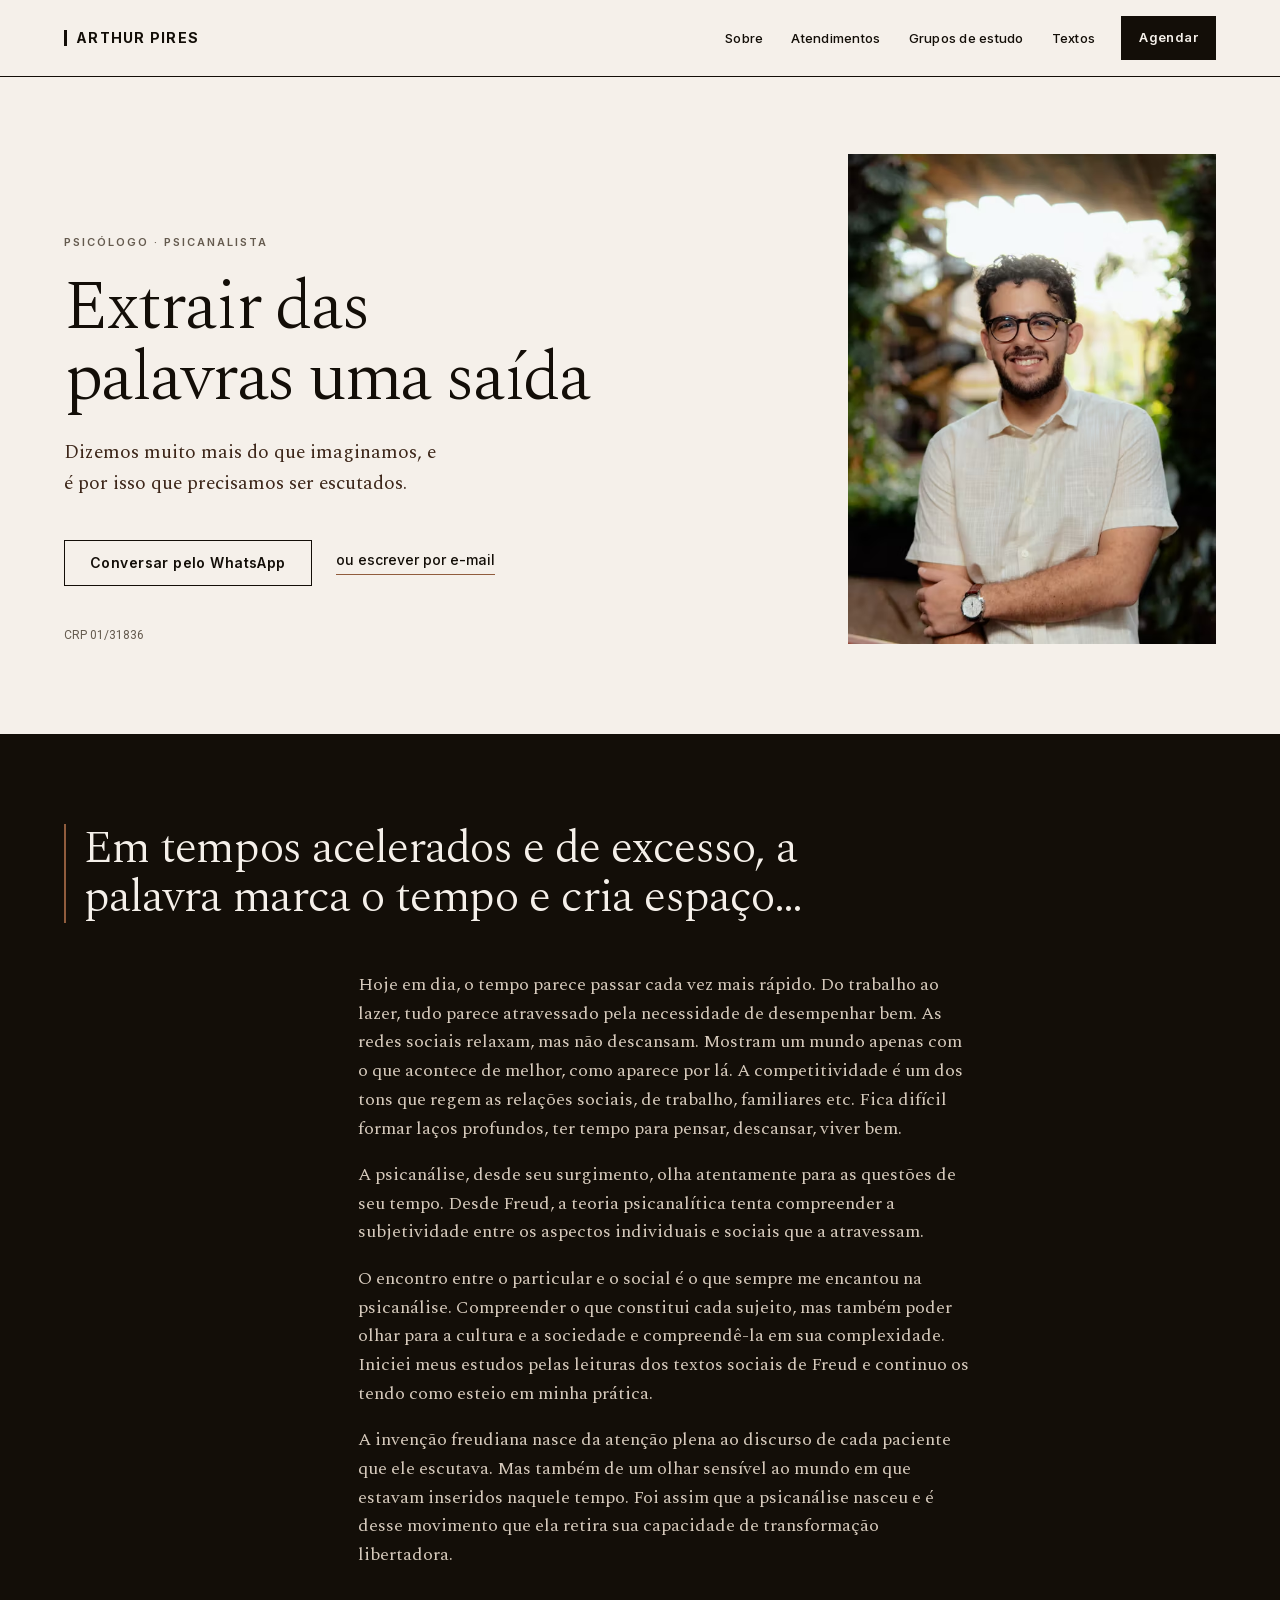
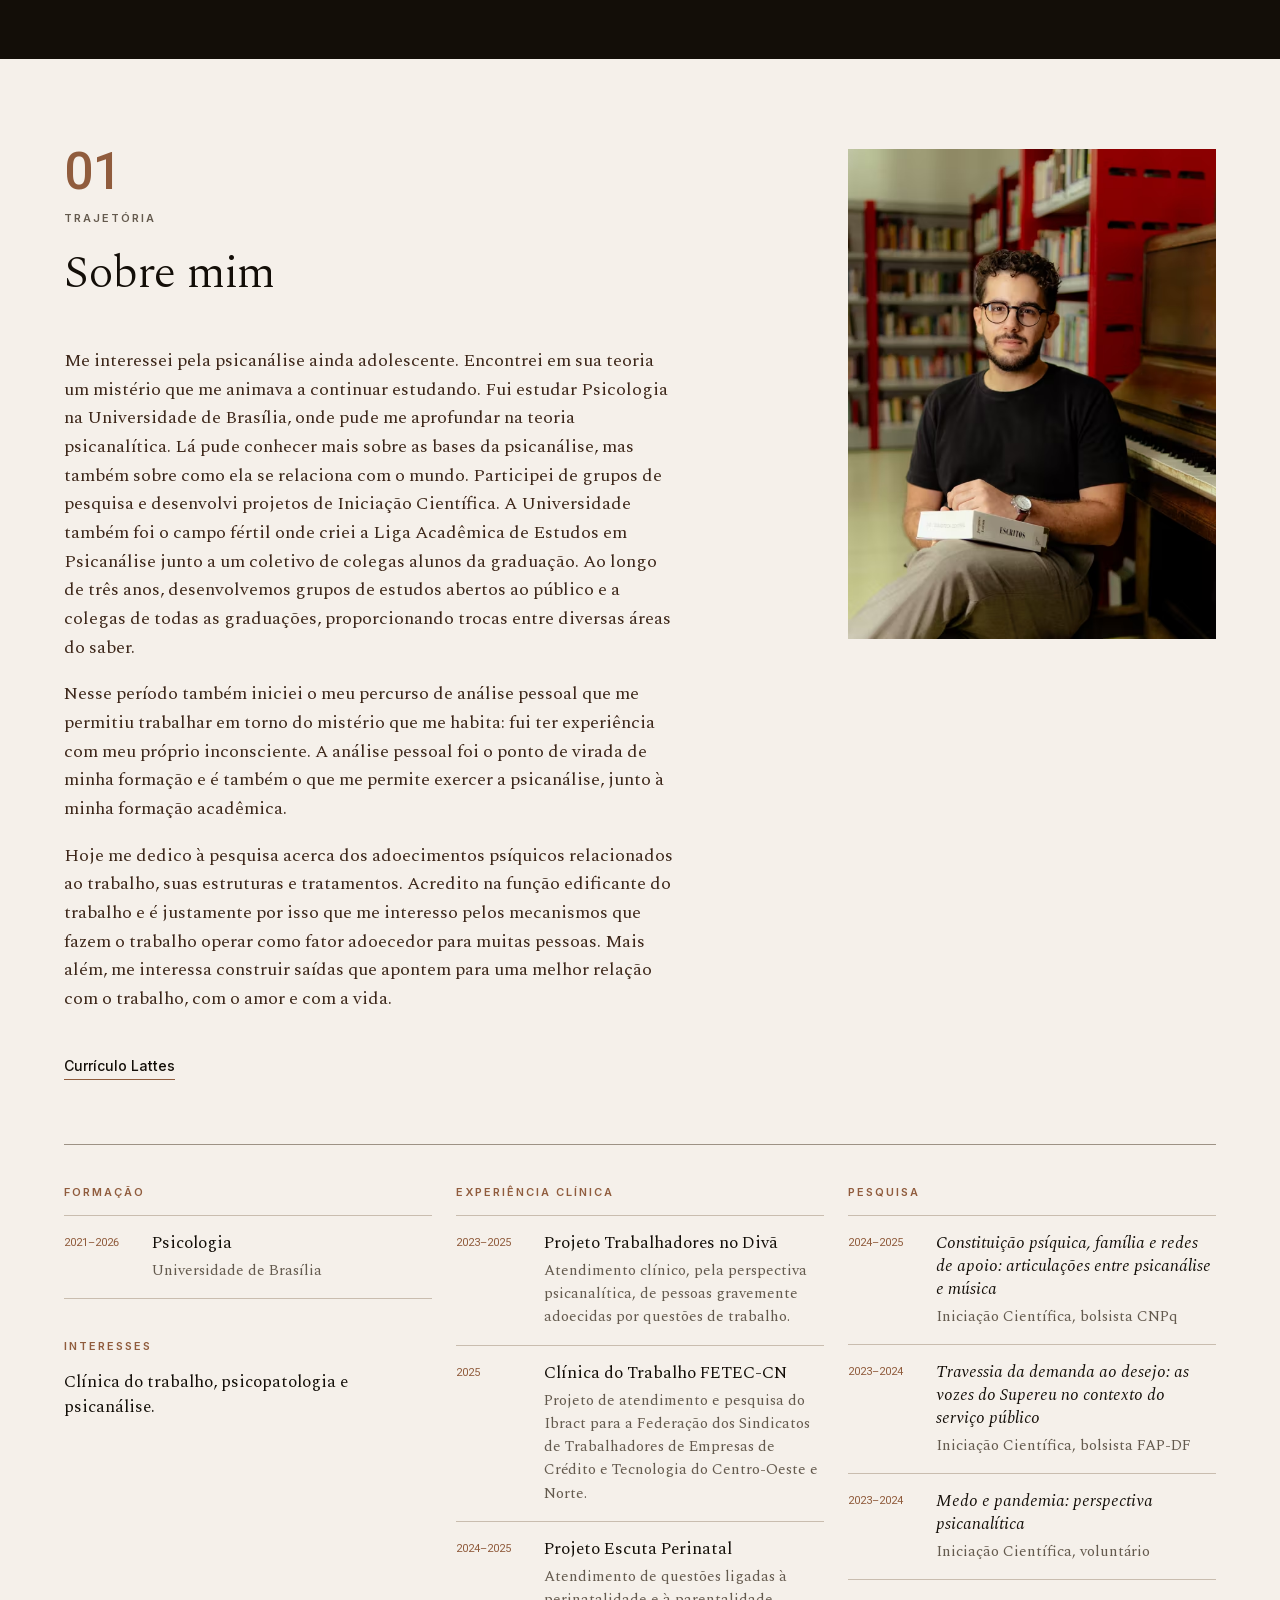
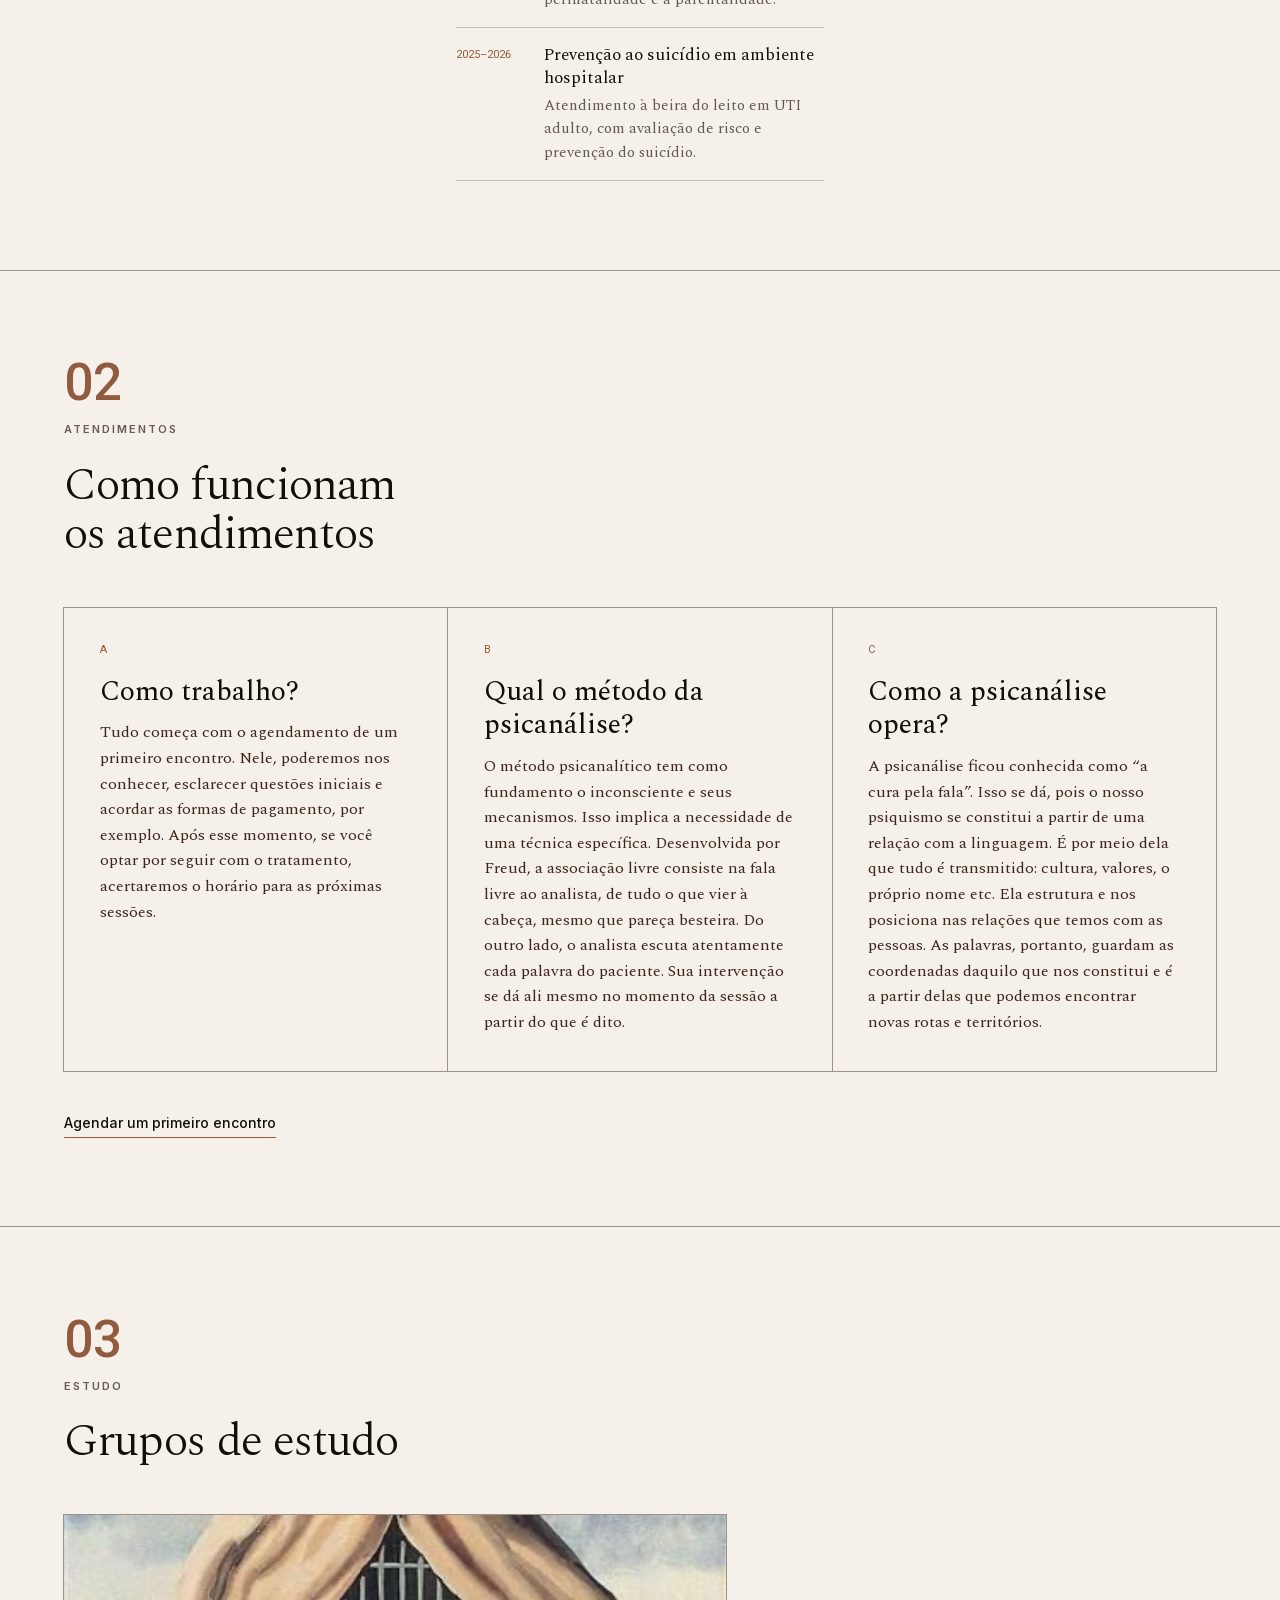
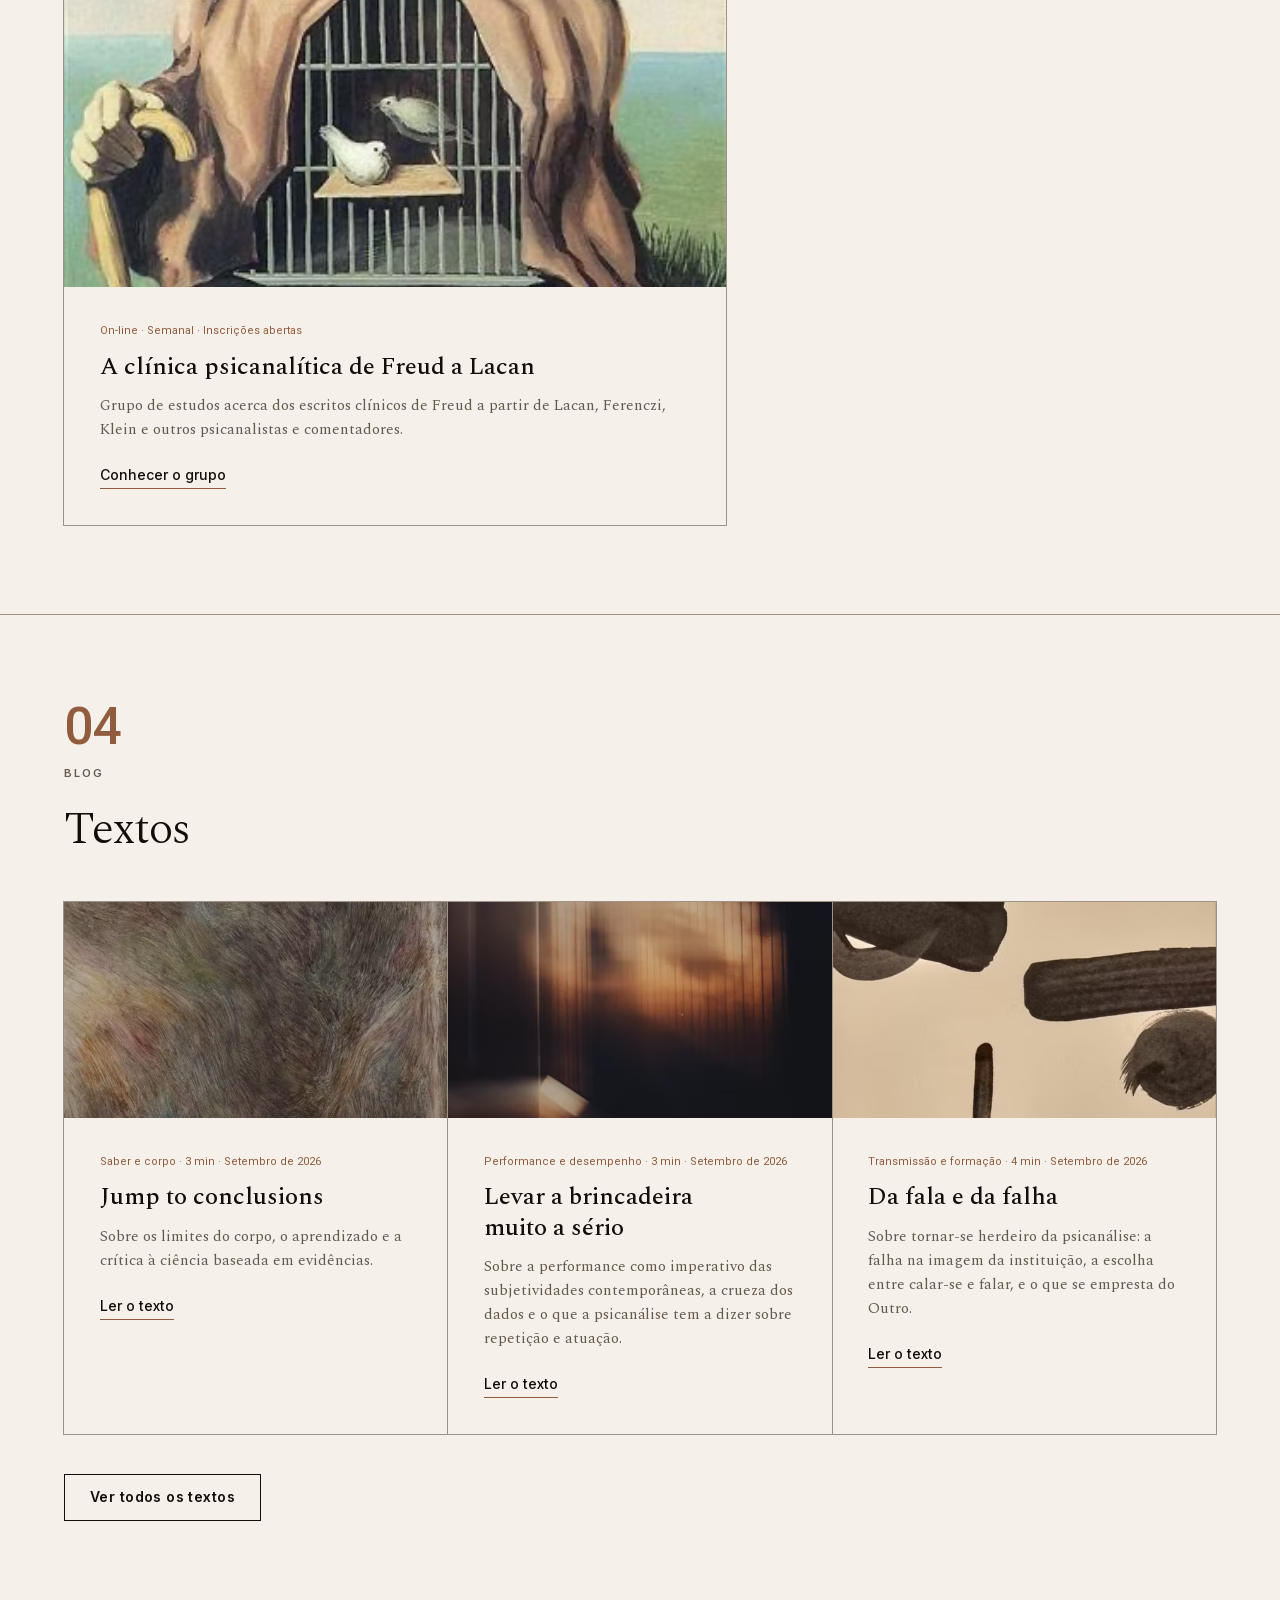
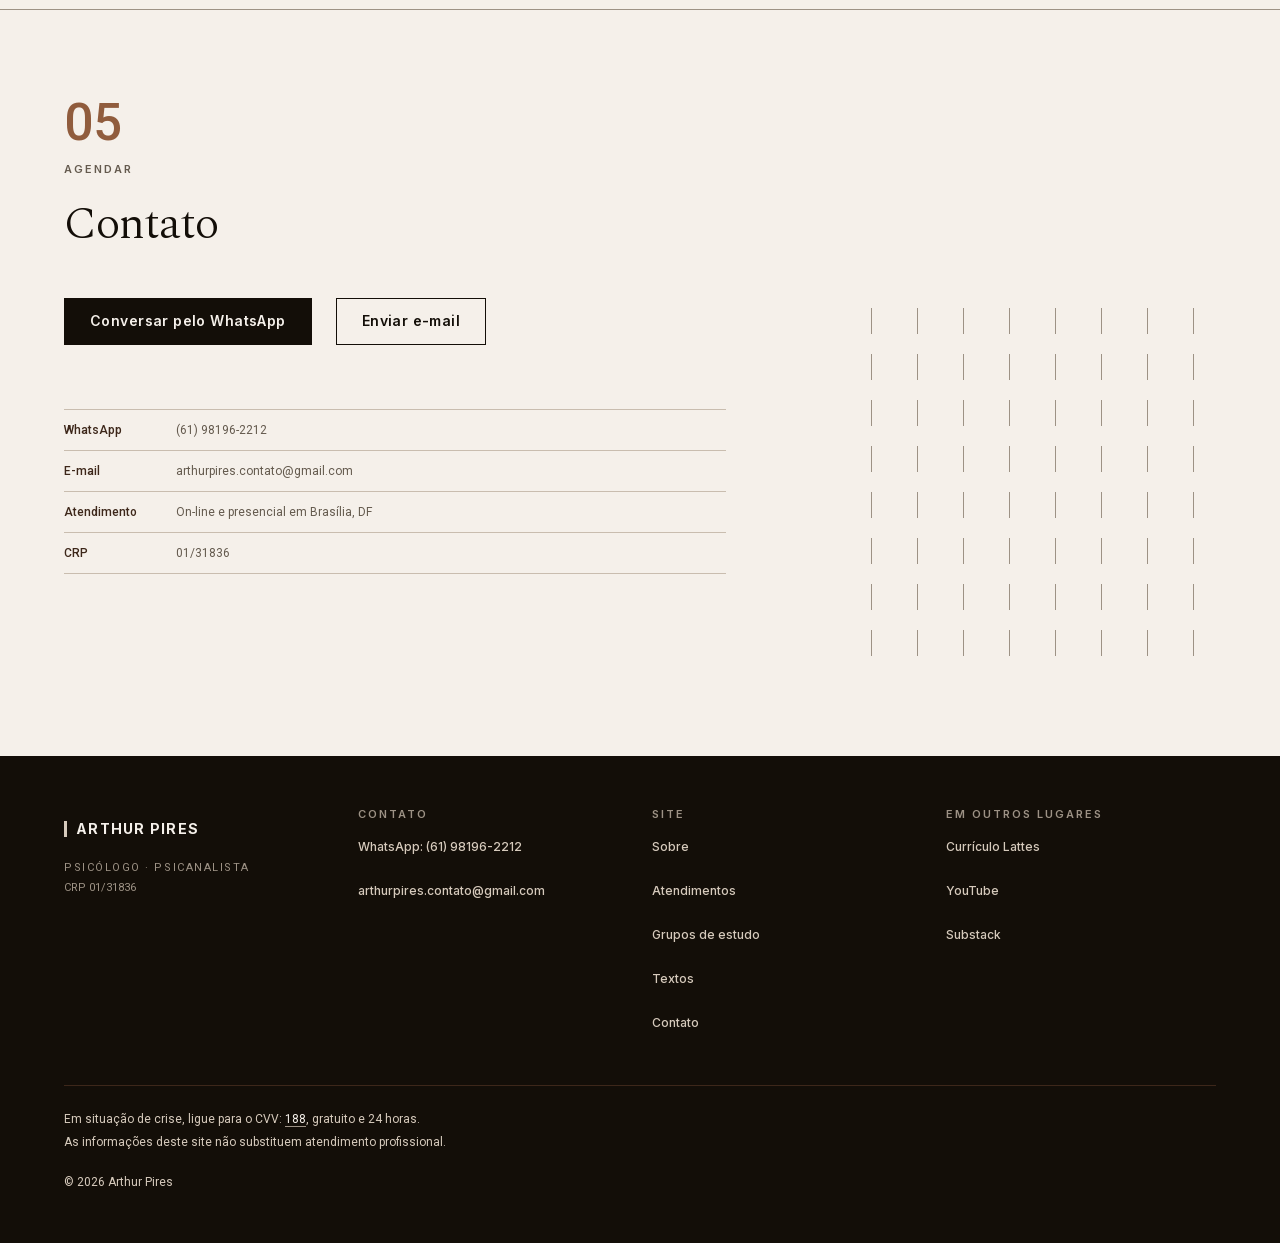
<file: arthurpires-public_html/index.html>
<!DOCTYPE html>
<html lang="pt-BR">
<head>
<meta charset="utf-8">
<meta name="viewport" content="width=device-width, initial-scale=1">
<title>Arthur Pires · Psicólogo e psicanalista</title>
<meta name="description" content="Arthur Pires, psicólogo e psicanalista. Atendimento on-line e presencial em Brasília, DF.">
<meta name="theme-color" content="#F5F0EA">
<meta property="og:type" content="website">
<meta property="og:locale" content="pt_BR">
<meta property="og:site_name" content="Arthur Pires">
<meta property="og:title" content="Arthur Pires · Psicólogo e psicanalista">
<meta property="og:description" content="Arthur Pires, psicólogo e psicanalista. Atendimento on-line e presencial em Brasília, DF.">
<link rel="canonical" href="https://arthurpires.com.br/">
<meta property="og:url" content="https://arthurpires.com.br/">
<meta property="og:image" content="https://arthurpires.com.br/assets/img/compartilhamento.jpg">
<meta property="og:image:width" content="1200">
<meta property="og:image:height" content="630">
<meta property="og:image:alt" content="Retrato de Arthur Pires em luz natural">
<script>addEventListener("pagereveal",function(e){e.viewTransition&&e.viewTransition.ready.catch(function(){})})</script>
<link rel="icon" href="favicon.svg" type="image/svg+xml">
<link rel="preload" href="assets/fontes/spectral-latin-300.woff2" as="font" type="font/woff2" crossorigin>
<link rel="preload" href="assets/fontes/spectral-latin-400.woff2" as="font" type="font/woff2" crossorigin>
<link rel="stylesheet" href="assets/css/estilo.css?v=9">
<script src="assets/js/site.js?v=9" defer></script>
</head>
<body>
<a class="pular" href="#conteudo">Pular para o conteúdo</a>
<header class="cabecalho">
  <div class="contenedor cabecalho__linha">
    <a class="assinatura" href="./"><span class="assinatura__marca"><span class="assinatura__barra" aria-hidden="true"></span><span class="assinatura__nome">Arthur Pires</span></span><span class="visualmente-oculto">, página inicial</span></a>
    <nav class="navegacao" aria-label="Principal">
      <button class="navegacao__botao" type="button" aria-expanded="false" aria-controls="menu-links" hidden>Menu</button>
      <ul class="navegacao__links" id="menu-links" role="list">
        <li><a href="#sobre">Sobre</a></li>
        <li><a href="#atendimentos">Atendimentos</a></li>
        <li><a href="#grupos">Grupos de estudo</a></li>
        <li><a href="textos/">Textos</a></li>
      </ul>
    </nav>
    <a class="botao botao--primario botao--compacto" href="#contato">Agendar</a>
  </div>
</header>
<main id="conteudo">
  <section class="secao hero" id="inicio" aria-labelledby="titulo-hero">
    <div class="contenedor grade">
      <div class="hero__texto col-texto">
        <p class="rotulo">Psicólogo · Psicanalista</p>
        <h1 class="hero__titulo" id="titulo-hero">Extrair das palavras uma saída</h1>
        <p class="hero__paragrafo">Dizemos muito mais do que imaginamos, e é por isso que precisamos ser escutados.</p>
        <div class="acoes">
          <a class="botao botao--secundario" href="https://wa.me/5561981962212">Conversar pelo WhatsApp</a>
          <a class="ligacao" href="mailto:arthurpires.contato@gmail.com">ou escrever por e-mail</a>
        </div>
        <p class="hero__registro registro"><abbr title="Conselho Regional de Psicologia">CRP</abbr> 01/31836</p>
      </div>
      <div class="hero__foto col-imagem">
      <picture class="foto foto--hero">
        <source type="image/avif" srcset="assets/img/retratos/hero-600.avif 600w, assets/img/retratos/hero-900.avif 900w, assets/img/retratos/hero-1200.avif 1200w" sizes="(min-width: 1400px) 408px, (min-width: 900px) 30vw, (min-width: 600px) 62vw, 100vw">
        <img src="assets/img/retratos/hero-900.jpg" srcset="assets/img/retratos/hero-600.jpg 600w, assets/img/retratos/hero-900.jpg 900w, assets/img/retratos/hero-1200.jpg 1200w" sizes="(min-width: 1400px) 408px, (min-width: 900px) 30vw, (min-width: 600px) 62vw, 100vw" width="900" height="1200" alt="Retrato de Arthur Pires em luz natural" fetchpriority="high" decoding="async">
      </picture>
      </div>
    </div>
  </section>
  <section class="faixa escuro" id="reflexao" aria-labelledby="titulo-reflexao">
    <div class="contenedor grade">
      <div class="faixa__cabecalho col-titulo">
        <h2 class="faixa__titulo" id="titulo-reflexao">Em tempos acelerados e de excesso, a palavra marca o tempo e cria espaço…</h2>
      </div>
      <div class="faixa__corpo corpo-l col-corpo">
        <p>Hoje em dia, o tempo parece passar cada vez mais rápido. Do trabalho ao lazer, tudo parece atravessado pela necessidade de desempenhar bem. As redes sociais relaxam, mas não descansam. Mostram um mundo apenas com o que acontece de melhor, como aparece por lá. A competitividade é um dos tons que regem as relações sociais, de trabalho, familiares etc. Fica difícil formar laços profundos, ter tempo para pensar, descansar, viver bem.</p>
        <p>A psicanálise, desde seu surgimento, olha atentamente para as questões de seu tempo. Desde Freud, a teoria psicanalítica tenta compreender a subjetividade entre os aspectos individuais e sociais que a atravessam.</p>
        <p>O encontro entre o particular e o social é o que sempre me encantou na psicanálise. Compreender o que constitui cada sujeito, mas também poder olhar para a cultura e a sociedade e compreendê-la em sua complexidade. Iniciei meus estudos pelas leituras dos textos sociais de Freud e continuo os tendo como esteio em minha prática.</p>
        <p>A invenção freudiana nasce da atenção plena ao discurso de cada paciente que ele escutava. Mas também de um olhar sensível ao mundo em que estavam inseridos naquele tempo. Foi assim que a psicanálise nasceu e é desse movimento que ela retira sua capacidade de transformação libertadora.</p>
      </div>
    </div>
  </section>
  <section class="secao" id="sobre" aria-labelledby="titulo-sobre">
    <div class="contenedor grade">
      <div class="col-texto">
        <header class="cabecalho-secao">
      <span class="numeracao" data-revelar aria-hidden="true">01</span>
      <p class="rotulo" data-revelar>Trajetória</p>
      <h2 class="titulo-secao" id="titulo-sobre">Sobre mim</h2>
    </header>
        <div class="corpo-l">
          <p>Me interessei pela psicanálise ainda adolescente. Encontrei em sua teoria um mistério que me animava a continuar estudando. Fui estudar Psicologia na Universidade de Brasília, onde pude me aprofundar na teoria psicanalítica. Lá pude conhecer mais sobre as bases da psicanálise, mas também sobre como ela se relaciona com o mundo. Participei de grupos de pesquisa e desenvolvi projetos de Iniciação Científica. A Universidade também foi o campo fértil onde criei a Liga Acadêmica de Estudos em Psicanálise junto a um coletivo de colegas alunos da graduação. Ao longo de três anos, desenvolvemos grupos de estudos abertos ao público e a colegas de todas as graduações, proporcionando trocas entre diversas áreas do saber.</p>
          <p>Nesse período também iniciei o meu percurso de análise pessoal que me permitiu trabalhar em torno do mistério que me habita: fui ter experiência com meu próprio inconsciente. A análise pessoal foi o ponto de virada de minha formação e é também o que me permite exercer a psicanálise, junto à minha formação acadêmica.</p>
          <p>Hoje me dedico à pesquisa acerca dos adoecimentos psíquicos relacionados ao trabalho, suas estruturas e tratamentos. Acredito na função edificante do trabalho e é justamente por isso que me interesso pelos mecanismos que fazem o trabalho operar como fator adoecedor para muitas pessoas. Mais além, me interessa construir saídas que apontem para uma melhor relação com o trabalho, com o amor e com a vida.</p>
        </div>
        <p class="sobre__lattes"><a class="ligacao" href="https://lattes.cnpq.br/9706468487850806">Currículo Lattes<span class="visualmente-oculto"> (site externo)</span></a></p>
      </div>
      <div class="sobre__foto col-imagem">
      <picture class="foto ">
        <source type="image/avif" srcset="assets/img/retratos/sobre-600.avif 600w, assets/img/retratos/sobre-900.avif 900w, assets/img/retratos/sobre-1200.avif 1200w" sizes="(min-width: 1400px) 408px, (min-width: 900px) 30vw, (min-width: 600px) 62vw, 100vw">
        <img src="assets/img/retratos/sobre-900.jpg" srcset="assets/img/retratos/sobre-600.jpg 600w, assets/img/retratos/sobre-900.jpg 900w, assets/img/retratos/sobre-1200.jpg 1200w" sizes="(min-width: 1400px) 408px, (min-width: 900px) 30vw, (min-width: 600px) 62vw, 100vw" width="900" height="1200" alt="Arthur Pires na Biblioteca Central da UnB, com os Escritos de Lacan, ao lado de um piano" loading="lazy" decoding="async">
      </picture>
      </div>
      <div class="trajetoria">
        <div>
          <h3 class="rotulo rotulo--acento">Formação</h3>
          <ol class="indice" role="list">
            <li class="indice__item"><span class="indice__periodo">2021–2026</span><span><span class="indice__titulo">Psicologia</span><span class="indice__detalhe">Universidade de Brasília</span></span></li>
          </ol>
          <div class="trajetoria__interesses">
            <h3 class="rotulo rotulo--acento">Interesses</h3>
            <p class="trajetoria__texto">Clínica do trabalho, psicopatologia e psicanálise.</p>
          </div>
        </div>
        <div>
          <h3 class="rotulo rotulo--acento">Experiência clínica</h3>
          <ol class="indice" role="list">
            <li class="indice__item"><span class="indice__periodo">2023–2025</span><span><span class="indice__titulo">Projeto Trabalhadores no Divã</span><span class="indice__detalhe">Atendimento clínico, pela perspectiva psicanalítica, de pessoas gravemente adoecidas por questões de trabalho.</span></span></li>
            <li class="indice__item"><span class="indice__periodo">2025</span><span><span class="indice__titulo">Clínica do Trabalho FETEC-CN</span><span class="indice__detalhe">Projeto de atendimento e pesquisa do Ibract para a Federação dos Sindicatos de Trabalhadores de Empresas de Crédito e Tecnologia do Centro-Oeste e Norte.</span></span></li>
            <li class="indice__item"><span class="indice__periodo">2024–2025</span><span><span class="indice__titulo">Projeto Escuta Perinatal</span><span class="indice__detalhe">Atendimento de questões ligadas à perinatalidade e à parentalidade.</span></span></li>
            <li class="indice__item"><span class="indice__periodo">2025–2026</span><span><span class="indice__titulo">Prevenção ao suicídio em ambiente hospitalar</span><span class="indice__detalhe">Atendimento à beira do leito em <abbr title="Unidade de Terapia Intensiva">UTI</abbr> adulto, com avaliação de risco e prevenção do suicídio.</span></span></li>
          </ol>
        </div>
        <div>
          <h3 class="rotulo rotulo--acento">Pesquisa</h3>
          <ol class="indice" role="list">
            <li class="indice__item"><span class="indice__periodo">2024–2025</span><span><span class="indice__titulo"><cite>Constituição psíquica, família e redes de apoio: articulações entre psicanálise e música</cite></span><span class="indice__detalhe">Iniciação Científica, bolsista <abbr title="Conselho Nacional de Desenvolvimento Científico e Tecnológico">CNPq</abbr></span></span></li>
            <li class="indice__item"><span class="indice__periodo">2023–2024</span><span><span class="indice__titulo"><cite>Travessia da demanda ao desejo: as vozes do Supereu no contexto do serviço público</cite></span><span class="indice__detalhe">Iniciação Científica, bolsista <abbr title="Fundação de Apoio à Pesquisa do Distrito Federal">FAP-DF</abbr></span></span></li>
            <li class="indice__item"><span class="indice__periodo">2023–2024</span><span><span class="indice__titulo"><cite>Medo e pandemia: perspectiva psicanalítica</cite></span><span class="indice__detalhe">Iniciação Científica, voluntário</span></span></li>
          </ol>
        </div>
      </div>
    </div>
    <span class="fio-secao" aria-hidden="true"></span>
  </section>
  <section class="secao" id="atendimentos" aria-labelledby="titulo-atendimentos">
    <div class="contenedor">
      <header class="cabecalho-secao">
      <span class="numeracao" data-revelar aria-hidden="true">02</span>
      <p class="rotulo" data-revelar>Atendimentos</p>
      <h2 class="titulo-secao" id="titulo-atendimentos">Como funcionam os atendimentos</h2>
    </header>
      <ol class="blocos" role="list">
        <li class="bloco"><span class="bloco__letra" aria-hidden="true">A</span><h3 class="bloco__titulo">Como trabalho?</h3><p class="bloco__texto">Tudo começa com o agendamento de um primeiro encontro. Nele, poderemos nos conhecer, esclarecer questões iniciais e acordar as formas de pagamento, por exemplo. Após esse momento, se você optar por seguir com o tratamento, acertaremos o horário para as próximas sessões.</p></li>
        <li class="bloco"><span class="bloco__letra" aria-hidden="true">B</span><h3 class="bloco__titulo">Qual o método da psicanálise?</h3><p class="bloco__texto">O método psicanalítico tem como fundamento o inconsciente e seus mecanismos. Isso implica a necessidade de uma técnica específica. Desenvolvida por Freud, a associação livre consiste na fala livre ao analista, de tudo o que vier à cabeça, mesmo que pareça besteira. Do outro lado, o analista escuta atentamente cada palavra do paciente. Sua intervenção se dá ali mesmo no momento da sessão a partir do que é dito.</p></li>
        <li class="bloco"><span class="bloco__letra" aria-hidden="true">C</span><h3 class="bloco__titulo">Como a psicanálise opera?</h3><p class="bloco__texto">A psicanálise ficou conhecida como “a cura pela fala”. Isso se dá, pois o nosso psiquismo se constitui a partir de uma relação com a linguagem. É por meio dela que tudo é transmitido: cultura, valores, o próprio nome etc. Ela estrutura e nos posiciona nas relações que temos com as pessoas. As palavras, portanto, guardam as coordenadas daquilo que nos constitui e é a partir delas que podemos encontrar novas rotas e territórios.</p></li>
      </ol>
      <p class="atendimentos__acao"><a class="ligacao" href="#contato">Agendar um primeiro encontro</a></p>
    </div>
    <span class="fio-secao" aria-hidden="true"></span>
  </section>
  <section class="secao" id="grupos" aria-labelledby="titulo-grupos">
    <div class="contenedor">
      <header class="cabecalho-secao">
      <span class="numeracao" data-revelar aria-hidden="true">03</span>
      <p class="rotulo" data-revelar>Estudo</p>
      <h2 class="titulo-secao" id="titulo-grupos">Grupos de estudo</h2>
    </header>
      <ul class="cards cards--grupos" role="list">
      <li><article class="card-texto">
        <picture class="capa"><source type="image/avif" srcset="assets/img/grupos/clinica-psicanalitica-de-freud-a-lacan-387.avif"><img src="assets/img/grupos/clinica-psicanalitica-de-freud-a-lacan-387.jpg" width="387" height="218" alt="" loading="lazy" decoding="async"></picture>
        <div class="card-texto__corpo">
          <p class="card-texto__meta">On-line · Semanal · Inscrições abertas</p>
          <h3 class="card-texto__titulo"><a href="grupos/clinica-psicanalitica-de-freud-a-lacan/">A clínica psicanalítica de Freud a Lacan</a></h3>
          <p class="card-texto__resumo">Grupo de estudos acerca dos escritos clínicos de Freud a partir de Lacan, Ferenczi, Klein e outros psicanalistas e comentadores.</p>
          <span class="ligacao" aria-hidden="true">Conhecer o grupo</span>
        </div>
      </article></li>
      </ul>
    </div>
    <span class="fio-secao" aria-hidden="true"></span>
  </section>
  <section class="secao" id="textos" aria-labelledby="titulo-textos">
    <div class="contenedor">
      <header class="cabecalho-secao">
      <span class="numeracao" data-revelar aria-hidden="true">04</span>
      <p class="rotulo" data-revelar>Blog</p>
      <h2 class="titulo-secao" id="titulo-textos">Textos</h2>
    </header>
      <ul class="cards" role="list">
      <li><article class="card-texto">
        <picture class="capa"><source type="image/avif" srcset="assets/img/textos/jump-to-conclusions-640.avif 640w, assets/img/textos/jump-to-conclusions-960.avif 960w, assets/img/textos/jump-to-conclusions-1080.avif 1080w" sizes="(min-width: 1400px) 424px, (min-width: 900px) 31vw, (min-width: 600px) 48vw, 100vw"><img src="assets/img/textos/jump-to-conclusions-960.jpg" srcset="assets/img/textos/jump-to-conclusions-640.jpg 640w, assets/img/textos/jump-to-conclusions-960.jpg 960w, assets/img/textos/jump-to-conclusions-1080.jpg 1080w" sizes="(min-width: 1400px) 424px, (min-width: 900px) 31vw, (min-width: 600px) 48vw, 100vw" width="1080" height="608" alt="" loading="lazy" decoding="async"></picture>
        <div class="card-texto__corpo">
          <p class="card-texto__meta">Saber e corpo · 3 min · <time datetime="2026-09">Setembro de 2026</time></p>
          <h3 class="card-texto__titulo"><a href="textos/jump-to-conclusions/" lang="en">Jump to conclusions</a></h3>
          <p class="card-texto__resumo">Sobre os limites do corpo, o aprendizado e a crítica à ciência baseada em evidências.</p>
          <span class="ligacao" aria-hidden="true">Ler o texto</span>
        </div>
      </article></li>
      <li><article class="card-texto">
        <picture class="capa"><source type="image/avif" srcset="assets/img/textos/levar-a-brincadeira-muito-a-serio-640.avif 640w, assets/img/textos/levar-a-brincadeira-muito-a-serio-960.avif 960w, assets/img/textos/levar-a-brincadeira-muito-a-serio-1280.avif 1280w" sizes="(min-width: 1400px) 424px, (min-width: 900px) 31vw, (min-width: 600px) 48vw, 100vw"><img src="assets/img/textos/levar-a-brincadeira-muito-a-serio-960.jpg" srcset="assets/img/textos/levar-a-brincadeira-muito-a-serio-640.jpg 640w, assets/img/textos/levar-a-brincadeira-muito-a-serio-960.jpg 960w, assets/img/textos/levar-a-brincadeira-muito-a-serio-1280.jpg 1280w" sizes="(min-width: 1400px) 424px, (min-width: 900px) 31vw, (min-width: 600px) 48vw, 100vw" width="1280" height="720" alt="" loading="lazy" decoding="async"></picture>
        <div class="card-texto__corpo">
          <p class="card-texto__meta">Performance e desempenho · 3 min · <time datetime="2026-09">Setembro de 2026</time></p>
          <h3 class="card-texto__titulo"><a href="textos/levar-a-brincadeira-muito-a-serio/">Levar a brincadeira muito a sério</a></h3>
          <p class="card-texto__resumo">Sobre a performance como imperativo das subjetividades contemporâneas, a crueza dos dados e o que a psicanálise tem a dizer sobre repetição e atuação.</p>
          <span class="ligacao" aria-hidden="true">Ler o texto</span>
        </div>
      </article></li>
      <li><article class="card-texto">
        <picture class="capa"><source type="image/avif" srcset="assets/img/textos/da-fala-e-da-falha-640.avif 640w, assets/img/textos/da-fala-e-da-falha-736.avif 736w" sizes="(min-width: 1400px) 424px, (min-width: 900px) 31vw, (min-width: 600px) 48vw, 100vw"><img src="assets/img/textos/da-fala-e-da-falha-736.jpg" srcset="assets/img/textos/da-fala-e-da-falha-640.jpg 640w, assets/img/textos/da-fala-e-da-falha-736.jpg 736w" sizes="(min-width: 1400px) 424px, (min-width: 900px) 31vw, (min-width: 600px) 48vw, 100vw" width="736" height="414" alt="" loading="lazy" decoding="async"></picture>
        <div class="card-texto__corpo">
          <p class="card-texto__meta">Transmissão e formação · 4 min · <time datetime="2026-09">Setembro de 2026</time></p>
          <h3 class="card-texto__titulo"><a href="textos/da-fala-e-da-falha/">Da fala e da falha</a></h3>
          <p class="card-texto__resumo">Sobre tornar-se herdeiro da psicanálise: a falha na imagem da instituição, a escolha entre calar-se e falar, e o que se empresta do Outro.</p>
          <span class="ligacao" aria-hidden="true">Ler o texto</span>
        </div>
      </article></li>
      </ul>
      <p class="textos__acao"><a class="botao botao--secundario" href="textos/">Ver todos os textos</a></p>
    </div>
    <span class="fio-secao" aria-hidden="true"></span>
  </section>
  <section class="secao" id="contato" aria-labelledby="titulo-contato">
    <div class="contenedor grade">
      <header class="cabecalho-secao">
      <span class="numeracao" data-revelar aria-hidden="true">05</span>
      <p class="rotulo" data-revelar>Agendar</p>
      <h2 class="titulo-secao" id="titulo-contato">Contato</h2>
    </header>
      <div class="contato col-texto">
        <div class="acoes">
          <a class="botao botao--primario" href="https://wa.me/5561981962212">Conversar pelo WhatsApp</a>
          <a class="botao botao--secundario" href="mailto:arthurpires.contato@gmail.com">Enviar e-mail</a>
        </div>
        <dl class="dados">
          <div class="dados__linha"><dt>WhatsApp</dt><dd>(61) 98196-2212</dd></div>
          <div class="dados__linha"><dt>E-mail</dt><dd>arthurpires.contato@gmail.com</dd></div>
          <div class="dados__linha"><dt>Atendimento</dt><dd>On-line e presencial em Brasília, DF</dd></div>
          <div class="dados__linha"><dt><abbr title="Conselho Regional de Psicologia">CRP</abbr></dt><dd>01/31836</dd></div>
        </dl>
      </div>
      <div class="imas col-imagem" aria-hidden="true"></div>
    </div>
  </section>
</main>
<footer class="rodape escuro">
  <div class="contenedor">
    <div class="rodape__colunas">
      <div>
        <p class="assinatura"><span class="assinatura__marca"><span class="assinatura__barra" aria-hidden="true"></span><span class="assinatura__nome">Arthur Pires</span></span></p>
        <p class="rodape__descritor">Psicólogo · Psicanalista</p>
        <p class="rodape__crp"><abbr title="Conselho Regional de Psicologia">CRP</abbr> 01/31836</p>
      </div>
      <div>
        <h2 class="rodape__titulo">Contato</h2>
        <ul class="rodape__lista" role="list">
          <li><a href="https://wa.me/5561981962212">WhatsApp: (61) 98196-2212</a></li>
          <li><a href="mailto:arthurpires.contato@gmail.com">arthurpires.contato@gmail.com</a></li>
        </ul>
      </div>
      <div>
        <h2 class="rodape__titulo">Site</h2>
        <ul class="rodape__lista" role="list">
          <li><a href="#sobre">Sobre</a></li>
          <li><a href="#atendimentos">Atendimentos</a></li>
          <li><a href="#grupos">Grupos de estudo</a></li>
          <li><a href="textos/">Textos</a></li>
          <li><a href="#contato">Contato</a></li>
        </ul>
      </div>
      <div>
        <h2 class="rodape__titulo">Em outros lugares</h2>
        <ul class="rodape__lista" role="list">
          <li><a href="https://lattes.cnpq.br/9706468487850806">Currículo Lattes<span class="visualmente-oculto"> (site externo)</span></a></li>
          <li><a href="https://www.youtube.com/@arthr_pires">YouTube<span class="visualmente-oculto"> (site externo)</span></a></li>
          <li><a href="https://arthrpires.substack.com/?utm_campaign=profile_chips">Substack<span class="visualmente-oculto"> (site externo)</span></a></li>
        </ul>
      </div>
    </div>
    <div class="rodape__avisos">
      <p>Em situação de crise, ligue para o CVV: <a href="tel:188">188</a>, gratuito e 24 horas.</p>
      <p>As informações deste site não substituem atendimento profissional.</p>
      <p class="rodape__copyright">© 2026 Arthur Pires</p>
    </div>
  </div>
</footer>
</body>
</html>
</file>
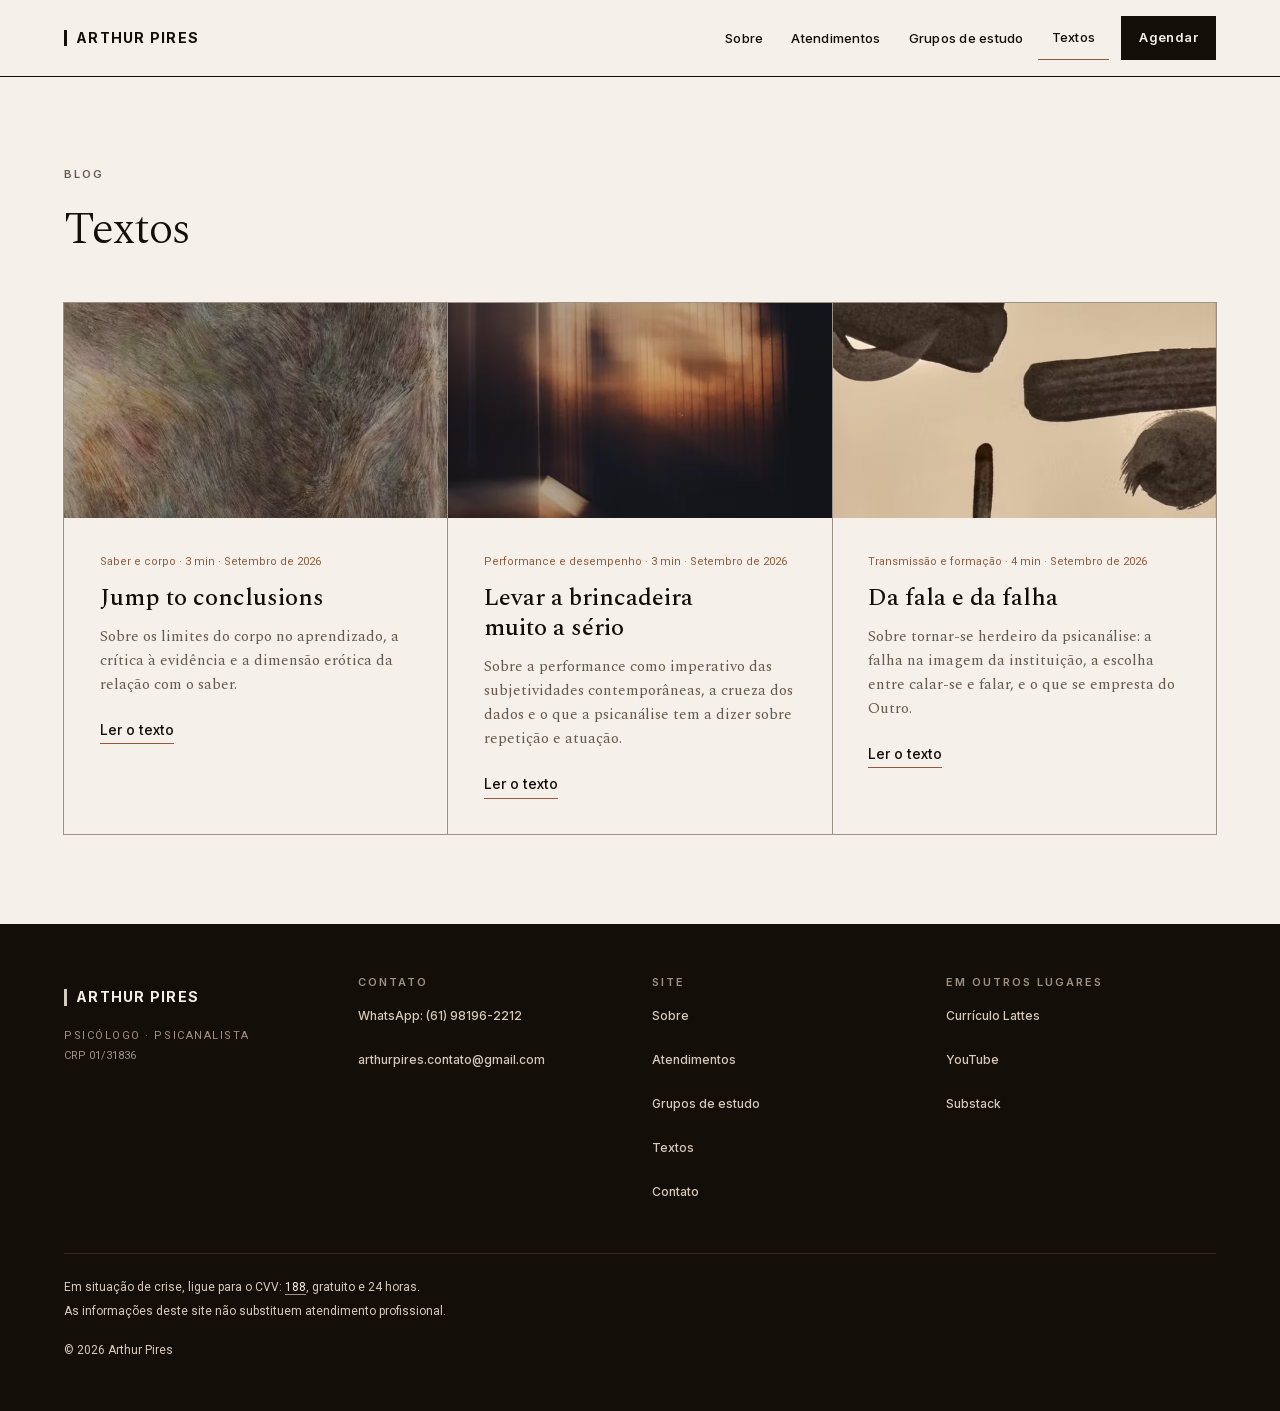
<file: arthurpires-public_html/textos/index.html>
<!DOCTYPE html>
<html lang="pt-BR">
<head>
<meta charset="utf-8">
<meta name="viewport" content="width=device-width, initial-scale=1">
<title>Textos · Arthur Pires</title>
<meta name="description" content="Textos de Arthur Pires, psicólogo e psicanalista.">
<meta name="theme-color" content="#F5F0EA">
<meta property="og:type" content="website">
<meta property="og:locale" content="pt_BR">
<meta property="og:site_name" content="Arthur Pires">
<meta property="og:title" content="Textos · Arthur Pires">
<meta property="og:description" content="Textos de Arthur Pires, psicólogo e psicanalista.">
<link rel="canonical" href="https://arthurpires.com.br/textos/">
<meta property="og:url" content="https://arthurpires.com.br/textos/">
<meta property="og:image" content="https://arthurpires.com.br/assets/img/compartilhamento.jpg">
<meta property="og:image:width" content="1200">
<meta property="og:image:height" content="630">
<meta property="og:image:alt" content="Retrato de Arthur Pires em luz natural">
<script>addEventListener("pagereveal",function(e){e.viewTransition&&e.viewTransition.ready.catch(function(){})})</script>
<link rel="icon" href="../favicon.svg" type="image/svg+xml">
<link rel="preload" href="../assets/fontes/spectral-latin-300.woff2" as="font" type="font/woff2" crossorigin>
<link rel="preload" href="../assets/fontes/spectral-latin-400.woff2" as="font" type="font/woff2" crossorigin>
<link rel="stylesheet" href="../assets/css/estilo.css?v=9">
<script src="../assets/js/site.js?v=9" defer></script>
</head>
<body>
<a class="pular" href="#conteudo">Pular para o conteúdo</a>
<header class="cabecalho">
  <div class="contenedor cabecalho__linha">
    <a class="assinatura" href="../"><span class="assinatura__marca"><span class="assinatura__barra" aria-hidden="true"></span><span class="assinatura__nome">Arthur Pires</span></span><span class="visualmente-oculto">, página inicial</span></a>
    <nav class="navegacao" aria-label="Principal">
      <button class="navegacao__botao" type="button" aria-expanded="false" aria-controls="menu-links" hidden>Menu</button>
      <ul class="navegacao__links" id="menu-links" role="list">
        <li><a href="../#sobre">Sobre</a></li>
        <li><a href="../#atendimentos">Atendimentos</a></li>
        <li><a href="../#grupos">Grupos de estudo</a></li>
        <li><a href="../textos/" aria-current="page">Textos</a></li>
      </ul>
    </nav>
    <a class="botao botao--primario botao--compacto" href="../#contato">Agendar</a>
  </div>
</header>
<main id="conteudo">
  <section class="secao" aria-labelledby="titulo-lista">
    <div class="contenedor">
      <header class="cabecalho-secao">
        <p class="rotulo">Blog</p>
        <h1 class="titulo-secao" id="titulo-lista">Textos</h1>
      </header>
      <ul class="cards" role="list">
      <li><article class="card-texto">
        <picture class="capa"><source type="image/avif" srcset="../assets/img/textos/jump-to-conclusions-640.avif 640w, ../assets/img/textos/jump-to-conclusions-960.avif 960w, ../assets/img/textos/jump-to-conclusions-1080.avif 1080w" sizes="(min-width: 1400px) 424px, (min-width: 900px) 31vw, (min-width: 600px) 48vw, 100vw"><img src="../assets/img/textos/jump-to-conclusions-960.jpg" srcset="../assets/img/textos/jump-to-conclusions-640.jpg 640w, ../assets/img/textos/jump-to-conclusions-960.jpg 960w, ../assets/img/textos/jump-to-conclusions-1080.jpg 1080w" sizes="(min-width: 1400px) 424px, (min-width: 900px) 31vw, (min-width: 600px) 48vw, 100vw" width="1080" height="608" alt="" loading="lazy" decoding="async"></picture>
        <div class="card-texto__corpo">
          <p class="card-texto__meta">Saber e corpo · 3 min · <time datetime="2026-09">Setembro de 2026</time></p>
          <h2 class="card-texto__titulo"><a href="jump-to-conclusions/" lang="en">Jump to conclusions</a></h2>
          <p class="card-texto__resumo">Sobre os limites do corpo no aprendizado, a crítica à evidência e a dimensão erótica da relação com o saber.</p>
          <span class="ligacao" aria-hidden="true">Ler o texto</span>
        </div>
      </article></li>
      <li><article class="card-texto">
        <picture class="capa"><source type="image/avif" srcset="../assets/img/textos/levar-a-brincadeira-muito-a-serio-640.avif 640w, ../assets/img/textos/levar-a-brincadeira-muito-a-serio-960.avif 960w, ../assets/img/textos/levar-a-brincadeira-muito-a-serio-1280.avif 1280w" sizes="(min-width: 1400px) 424px, (min-width: 900px) 31vw, (min-width: 600px) 48vw, 100vw"><img src="../assets/img/textos/levar-a-brincadeira-muito-a-serio-960.jpg" srcset="../assets/img/textos/levar-a-brincadeira-muito-a-serio-640.jpg 640w, ../assets/img/textos/levar-a-brincadeira-muito-a-serio-960.jpg 960w, ../assets/img/textos/levar-a-brincadeira-muito-a-serio-1280.jpg 1280w" sizes="(min-width: 1400px) 424px, (min-width: 900px) 31vw, (min-width: 600px) 48vw, 100vw" width="1280" height="720" alt="" loading="lazy" decoding="async"></picture>
        <div class="card-texto__corpo">
          <p class="card-texto__meta">Performance e desempenho · 3 min · <time datetime="2026-09">Setembro de 2026</time></p>
          <h2 class="card-texto__titulo"><a href="levar-a-brincadeira-muito-a-serio/">Levar a brincadeira muito a sério</a></h2>
          <p class="card-texto__resumo">Sobre a performance como imperativo das subjetividades contemporâneas, a crueza dos dados e o que a psicanálise tem a dizer sobre repetição e atuação.</p>
          <span class="ligacao" aria-hidden="true">Ler o texto</span>
        </div>
      </article></li>
      <li><article class="card-texto">
        <picture class="capa"><source type="image/avif" srcset="../assets/img/textos/da-fala-e-da-falha-640.avif 640w, ../assets/img/textos/da-fala-e-da-falha-736.avif 736w" sizes="(min-width: 1400px) 424px, (min-width: 900px) 31vw, (min-width: 600px) 48vw, 100vw"><img src="../assets/img/textos/da-fala-e-da-falha-736.jpg" srcset="../assets/img/textos/da-fala-e-da-falha-640.jpg 640w, ../assets/img/textos/da-fala-e-da-falha-736.jpg 736w" sizes="(min-width: 1400px) 424px, (min-width: 900px) 31vw, (min-width: 600px) 48vw, 100vw" width="736" height="414" alt="" loading="lazy" decoding="async"></picture>
        <div class="card-texto__corpo">
          <p class="card-texto__meta">Transmissão e formação · 4 min · <time datetime="2026-09">Setembro de 2026</time></p>
          <h2 class="card-texto__titulo"><a href="da-fala-e-da-falha/">Da fala e da falha</a></h2>
          <p class="card-texto__resumo">Sobre tornar-se herdeiro da psicanálise: a falha na imagem da instituição, a escolha entre calar-se e falar, e o que se empresta do Outro.</p>
          <span class="ligacao" aria-hidden="true">Ler o texto</span>
        </div>
      </article></li>
      </ul>
    </div>
  </section>
</main>
<footer class="rodape escuro">
  <div class="contenedor">
    <div class="rodape__colunas">
      <div>
        <p class="assinatura"><span class="assinatura__marca"><span class="assinatura__barra" aria-hidden="true"></span><span class="assinatura__nome">Arthur Pires</span></span></p>
        <p class="rodape__descritor">Psicólogo · Psicanalista</p>
        <p class="rodape__crp"><abbr title="Conselho Regional de Psicologia">CRP</abbr> 01/31836</p>
      </div>
      <div>
        <h2 class="rodape__titulo">Contato</h2>
        <ul class="rodape__lista" role="list">
          <li><a href="https://wa.me/5561981962212">WhatsApp: (61) 98196-2212</a></li>
          <li><a href="mailto:arthurpires.contato@gmail.com">arthurpires.contato@gmail.com</a></li>
        </ul>
      </div>
      <div>
        <h2 class="rodape__titulo">Site</h2>
        <ul class="rodape__lista" role="list">
          <li><a href="../#sobre">Sobre</a></li>
          <li><a href="../#atendimentos">Atendimentos</a></li>
          <li><a href="../#grupos">Grupos de estudo</a></li>
          <li><a href="../textos/">Textos</a></li>
          <li><a href="../#contato">Contato</a></li>
        </ul>
      </div>
      <div>
        <h2 class="rodape__titulo">Em outros lugares</h2>
        <ul class="rodape__lista" role="list">
          <li><a href="https://lattes.cnpq.br/9706468487850806">Currículo Lattes<span class="visualmente-oculto"> (site externo)</span></a></li>
          <li><a href="https://www.youtube.com/@arthr_pires">YouTube<span class="visualmente-oculto"> (site externo)</span></a></li>
          <li><a href="https://substack.com/@arthrpires">Substack<span class="visualmente-oculto"> (site externo)</span></a></li>
        </ul>
      </div>
    </div>
    <div class="rodape__avisos">
      <p>Em situação de crise, ligue para o CVV: <a href="tel:188">188</a>, gratuito e 24 horas.</p>
      <p>As informações deste site não substituem atendimento profissional.</p>
      <p class="rodape__copyright">© 2026 Arthur Pires</p>
    </div>
  </div>
</footer>
</body>
</html>
</file>
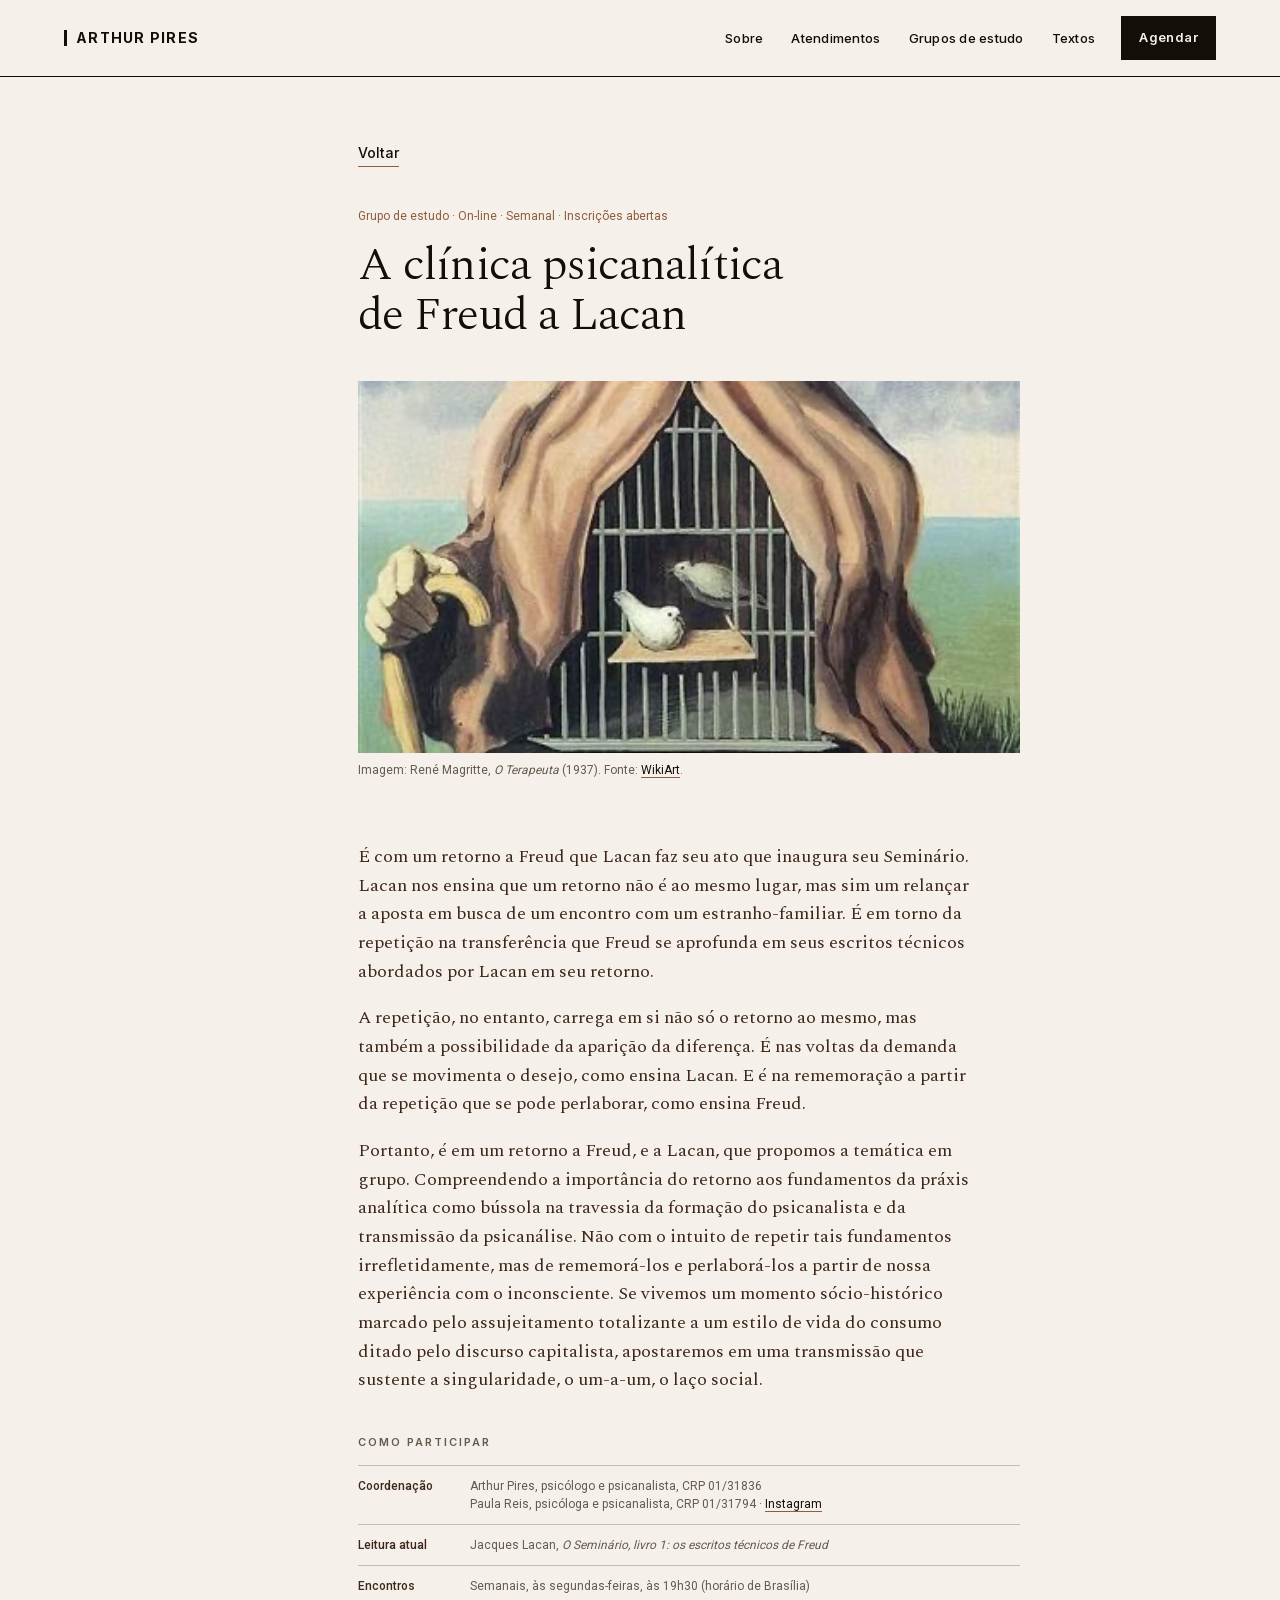
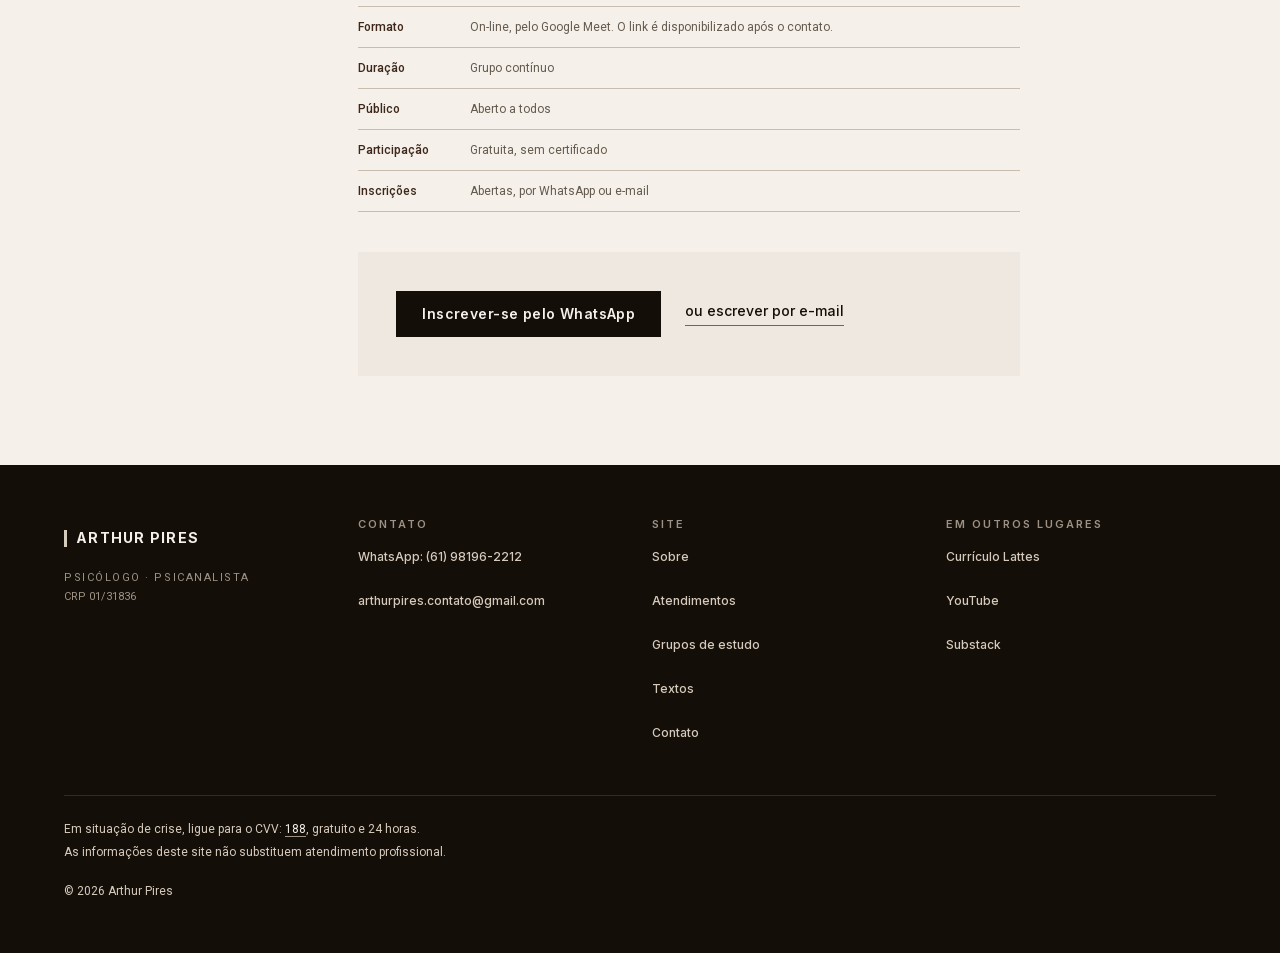
<file: arthurpires-public_html/grupos/clinica-psicanalitica-de-freud-a-lacan/index.html>
<!DOCTYPE html>
<html lang="pt-BR">
<head>
<meta charset="utf-8">
<meta name="viewport" content="width=device-width, initial-scale=1">
<title>A clínica psicanalítica de Freud a Lacan · Grupo de estudo · Arthur Pires</title>
<meta name="description" content="Grupo de estudos acerca dos escritos clínicos de Freud a partir de Lacan, Ferenczi, Klein e outros psicanalistas e comentadores.">
<meta name="theme-color" content="#F5F0EA">
<meta property="og:type" content="website">
<meta property="og:locale" content="pt_BR">
<meta property="og:site_name" content="Arthur Pires">
<meta property="og:title" content="A clínica psicanalítica de Freud a Lacan · Grupo de estudo · Arthur Pires">
<meta property="og:description" content="Grupo de estudos acerca dos escritos clínicos de Freud a partir de Lacan, Ferenczi, Klein e outros psicanalistas e comentadores.">
<link rel="canonical" href="https://arthurpires.com.br/grupos/clinica-psicanalitica-de-freud-a-lacan/">
<meta property="og:url" content="https://arthurpires.com.br/grupos/clinica-psicanalitica-de-freud-a-lacan/">
<meta property="og:image" content="https://arthurpires.com.br/assets/img/compartilhamento.jpg">
<meta property="og:image:width" content="1200">
<meta property="og:image:height" content="630">
<meta property="og:image:alt" content="Retrato de Arthur Pires em luz natural">
<script>addEventListener("pagereveal",function(e){e.viewTransition&&e.viewTransition.ready.catch(function(){})})</script>
<link rel="icon" href="../../favicon.svg" type="image/svg+xml">
<link rel="preload" href="../../assets/fontes/spectral-latin-300.woff2" as="font" type="font/woff2" crossorigin>
<link rel="preload" href="../../assets/fontes/spectral-latin-400.woff2" as="font" type="font/woff2" crossorigin>
<link rel="stylesheet" href="../../assets/css/estilo.css?v=9">
<script src="../../assets/js/site.js?v=9" defer></script>
</head>
<body>
<a class="pular" href="#conteudo">Pular para o conteúdo</a>
<header class="cabecalho">
  <div class="contenedor cabecalho__linha">
    <a class="assinatura" href="../../"><span class="assinatura__marca"><span class="assinatura__barra" aria-hidden="true"></span><span class="assinatura__nome">Arthur Pires</span></span><span class="visualmente-oculto">, página inicial</span></a>
    <nav class="navegacao" aria-label="Principal">
      <button class="navegacao__botao" type="button" aria-expanded="false" aria-controls="menu-links" hidden>Menu</button>
      <ul class="navegacao__links" id="menu-links" role="list">
        <li><a href="../../#sobre">Sobre</a></li>
        <li><a href="../../#atendimentos">Atendimentos</a></li>
        <li><a href="../../#grupos">Grupos de estudo</a></li>
        <li><a href="../../textos/">Textos</a></li>
      </ul>
    </nav>
    <a class="botao botao--primario botao--compacto" href="../../#contato">Agendar</a>
  </div>
</header>
<main id="conteudo">
  <article class="texto grupo" aria-labelledby="titulo-grupo">
    <header class="texto-cabecalho">
      <div class="contenedor grade">
        <div class="col-corpo">
          <p class="texto-voltar"><a class="ligacao" href="../../#grupos">Voltar<span class="visualmente-oculto"> aos grupos de estudo</span></a></p>
          <p class="texto-meta">Grupo de estudo · On-line · Semanal · Inscrições abertas</p>
          <h1 class="texto-titulo" id="titulo-grupo">A clínica psicanalítica de Freud a Lacan</h1>
          <figure class="texto-capa"><picture class="capa"><source type="image/avif" srcset="../../assets/img/grupos/clinica-psicanalitica-de-freud-a-lacan-387.avif"><img src="../../assets/img/grupos/clinica-psicanalitica-de-freud-a-lacan-387.jpg" width="387" height="218" alt="Detalhe de pintura: um manto aberto revela, no lugar do peito de uma figura que segura uma bengala, uma gaiola com dois pássaros brancos" fetchpriority="high" decoding="async"></picture><figcaption>Imagem: René Magritte, <cite>O Terapeuta</cite> (1937). Fonte: <a href="https://www.wikiart.org/en/rene-magritte/the-therapist">WikiArt<span class="visualmente-oculto"> (site externo)</span></a>.</figcaption></figure>
        </div>
      </div>
    </header>
    <div class="contenedor grade">
      <div class="col-corpo texto-corpo corpo-l">
        <p>É com um retorno a Freud que Lacan faz seu ato que inaugura seu Seminário. Lacan nos ensina que um retorno não é ao mesmo lugar, mas sim um relançar a aposta em busca de um encontro com um estranho-familiar. É em torno da repetição na transferência que Freud se aprofunda em seus escritos técnicos abordados por Lacan em seu retorno.</p>
        <p>A repetição, no entanto, carrega em si não só o retorno ao mesmo, mas também a possibilidade da aparição da diferença. É nas voltas da demanda que se movimenta o desejo, como ensina Lacan. E é na rememoração a partir da repetição que se pode perlaborar, como ensina Freud.</p>
        <p>Portanto, é em um retorno a Freud, e a Lacan, que propomos a temática em grupo. Compreendendo a importância do retorno aos fundamentos da práxis analítica como bússola na travessia da formação do psicanalista e da transmissão da psicanálise. Não com o intuito de repetir tais fundamentos irrefletidamente, mas de rememorá-los e perlaborá-los a partir de nossa experiência com o inconsciente. Se vivemos um momento sócio-histórico marcado pelo assujeitamento totalizante a um estilo de vida do consumo ditado pelo discurso capitalista, apostaremos em uma transmissão que sustente a singularidade, o um-a-um, o laço social.</p>
      </div>
    </div>
    <div class="contenedor grade">
      <section class="col-corpo grupo-participar" aria-labelledby="titulo-participar">
        <h2 class="rotulo" id="titulo-participar">Como participar</h2>
        <dl class="dados">
          <div class="dados__linha"><dt>Coordenação</dt><dd>Arthur Pires, psicólogo e psicanalista, <abbr title="Conselho Regional de Psicologia">CRP</abbr> 01/31836<br>Paula Reis, psicóloga e psicanalista, <abbr title="Conselho Regional de Psicologia">CRP</abbr> 01/31794 · <a href="https://www.instagram.com/paula.reis.psi/">Instagram<span class="visualmente-oculto"> de Paula Reis (site externo)</span></a></dd></div>
          <div class="dados__linha"><dt>Leitura atual</dt><dd>Jacques Lacan, <cite>O Seminário, livro 1: os escritos técnicos de Freud</cite></dd></div>
          <div class="dados__linha"><dt>Encontros</dt><dd>Semanais, às segundas-feiras, às 19h30 (horário de Brasília)</dd></div>
          <div class="dados__linha"><dt>Formato</dt><dd>On-line, pelo Google Meet. O link é disponibilizado após o contato.</dd></div>
          <div class="dados__linha"><dt>Duração</dt><dd>Grupo contínuo</dd></div>
          <div class="dados__linha"><dt>Público</dt><dd>Aberto a todos</dd></div>
          <div class="dados__linha"><dt>Participação</dt><dd>Gratuita, sem certificado</dd></div>
          <div class="dados__linha"><dt>Inscrições</dt><dd>Abertas, por WhatsApp ou e-mail</dd></div>
        </dl>
      </section>
    </div>
    <div class="contenedor grade">
      <section class="col-corpo contato-texto" aria-label="Inscrição">
        <div class="acoes">
          <a class="botao botao--primario" href="https://wa.me/5561981962212">Inscrever-se pelo WhatsApp</a>
          <a class="ligacao" href="mailto:arthurpires.contato@gmail.com">ou escrever por e-mail</a>
        </div>
      </section>
    </div>
  </article>
</main>
<footer class="rodape escuro">
  <div class="contenedor">
    <div class="rodape__colunas">
      <div>
        <p class="assinatura"><span class="assinatura__marca"><span class="assinatura__barra" aria-hidden="true"></span><span class="assinatura__nome">Arthur Pires</span></span></p>
        <p class="rodape__descritor">Psicólogo · Psicanalista</p>
        <p class="rodape__crp"><abbr title="Conselho Regional de Psicologia">CRP</abbr> 01/31836</p>
      </div>
      <div>
        <h2 class="rodape__titulo">Contato</h2>
        <ul class="rodape__lista" role="list">
          <li><a href="https://wa.me/5561981962212">WhatsApp: (61) 98196-2212</a></li>
          <li><a href="mailto:arthurpires.contato@gmail.com">arthurpires.contato@gmail.com</a></li>
        </ul>
      </div>
      <div>
        <h2 class="rodape__titulo">Site</h2>
        <ul class="rodape__lista" role="list">
          <li><a href="../../#sobre">Sobre</a></li>
          <li><a href="../../#atendimentos">Atendimentos</a></li>
          <li><a href="../../#grupos">Grupos de estudo</a></li>
          <li><a href="../../textos/">Textos</a></li>
          <li><a href="../../#contato">Contato</a></li>
        </ul>
      </div>
      <div>
        <h2 class="rodape__titulo">Em outros lugares</h2>
        <ul class="rodape__lista" role="list">
          <li><a href="https://lattes.cnpq.br/9706468487850806">Currículo Lattes<span class="visualmente-oculto"> (site externo)</span></a></li>
          <li><a href="https://www.youtube.com/@arthr_pires">YouTube<span class="visualmente-oculto"> (site externo)</span></a></li>
          <li><a href="https://arthrpires.substack.com/?utm_campaign=profile_chips">Substack<span class="visualmente-oculto"> (site externo)</span></a></li>
        </ul>
      </div>
    </div>
    <div class="rodape__avisos">
      <p>Em situação de crise, ligue para o CVV: <a href="tel:188">188</a>, gratuito e 24 horas.</p>
      <p>As informações deste site não substituem atendimento profissional.</p>
      <p class="rodape__copyright">© 2026 Arthur Pires</p>
    </div>
  </div>
</footer>
</body>
</html>
</file>
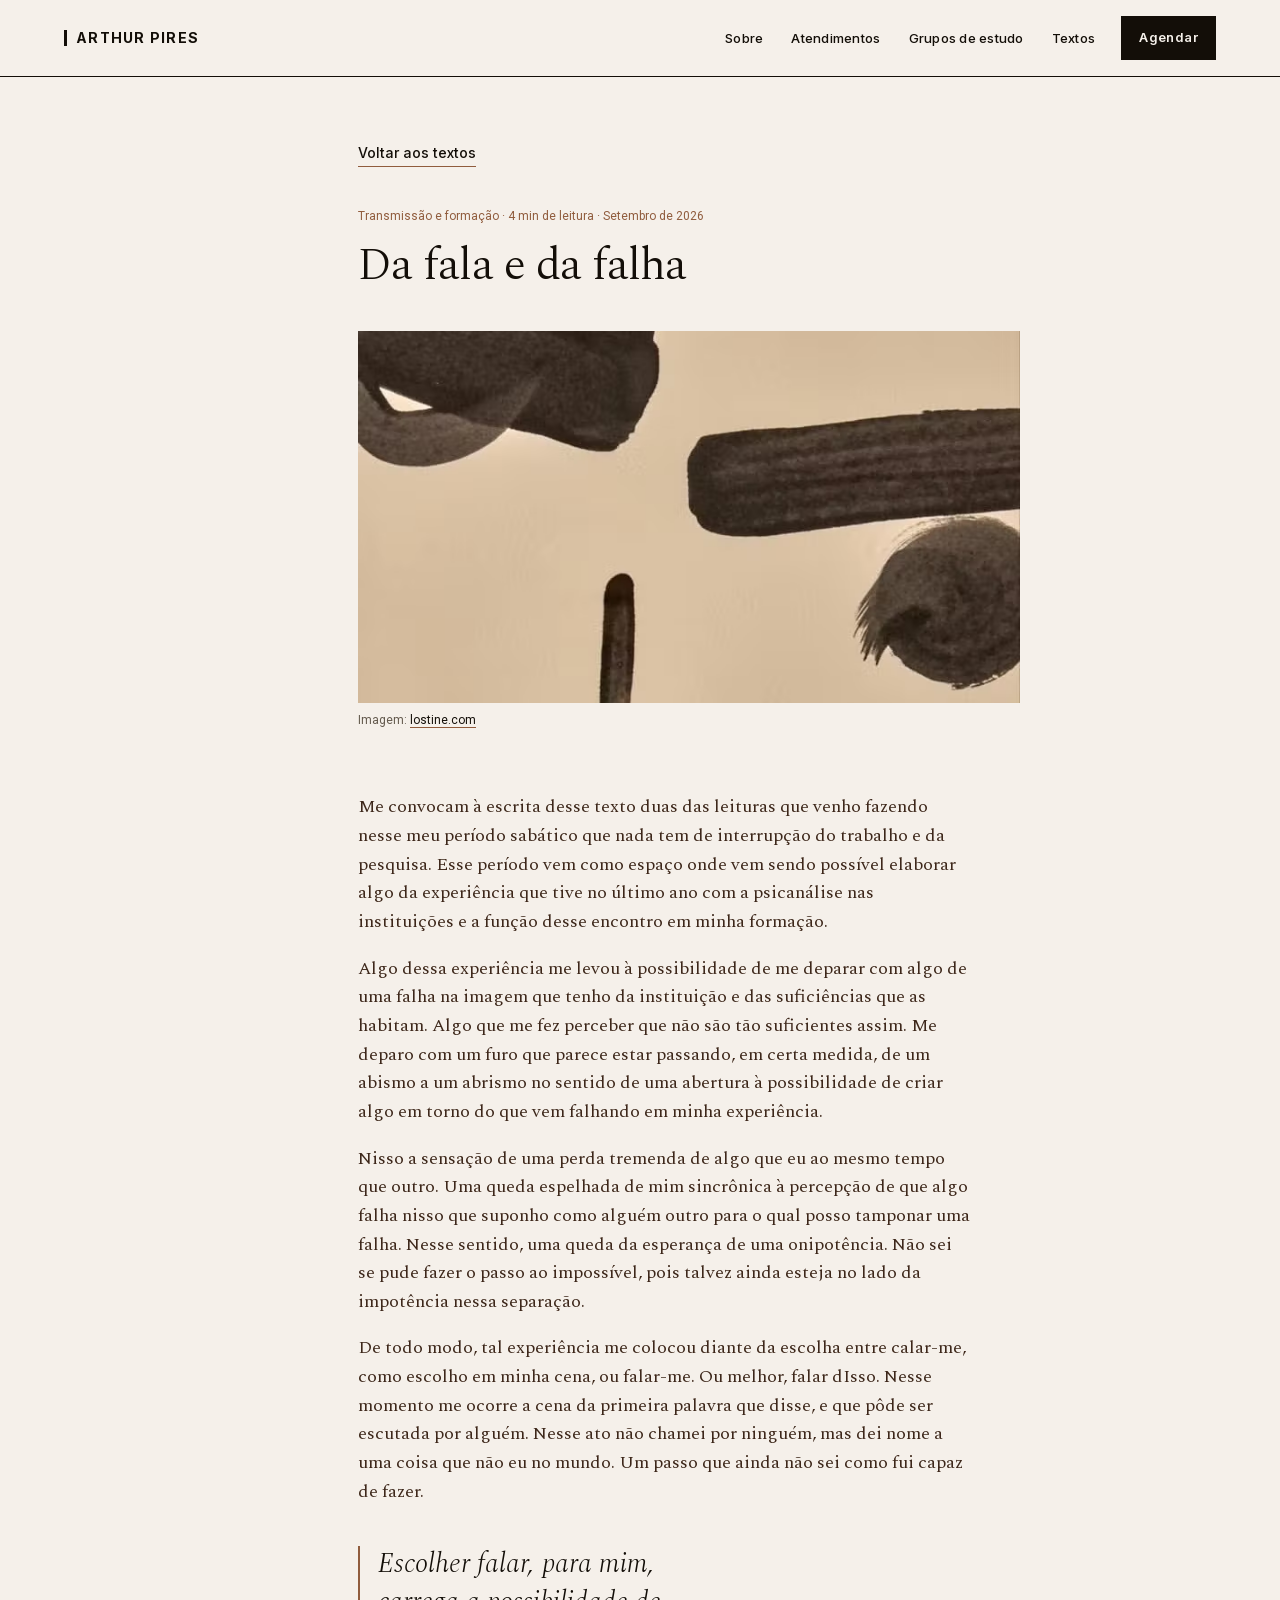
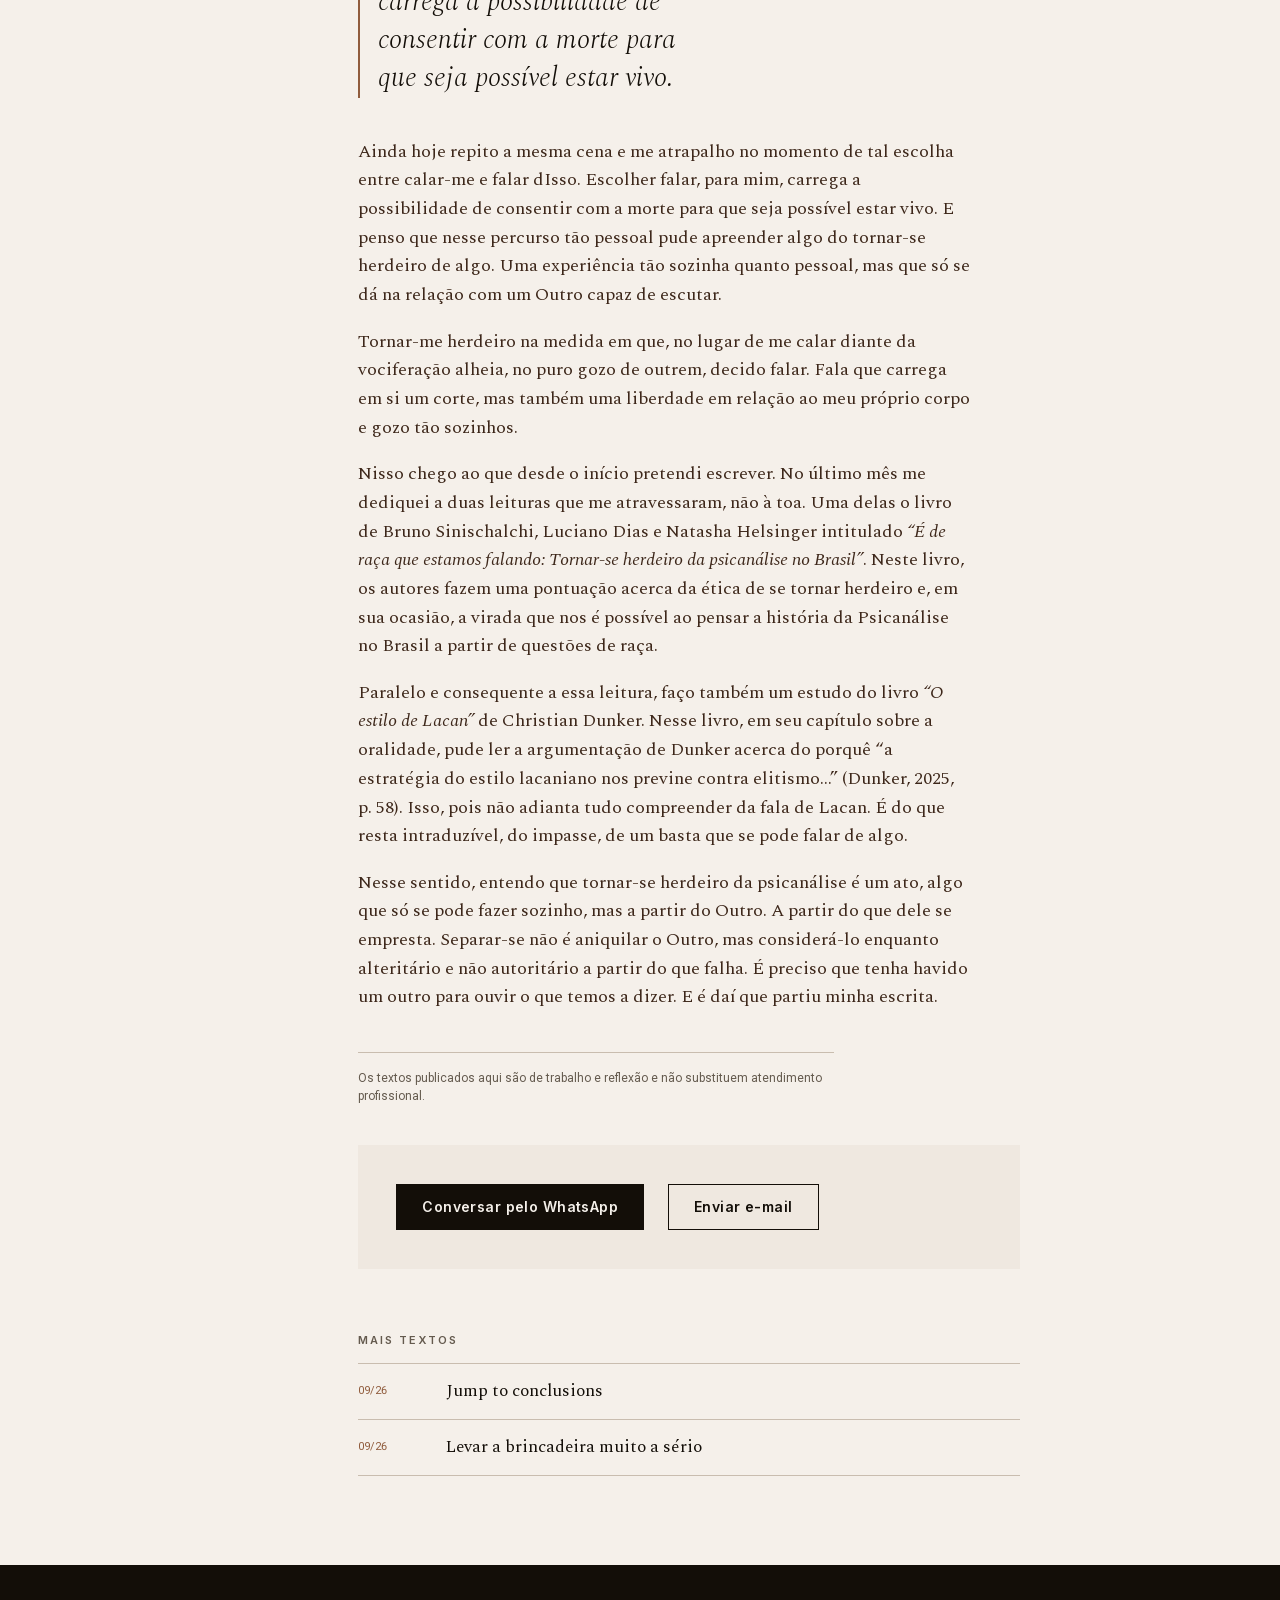
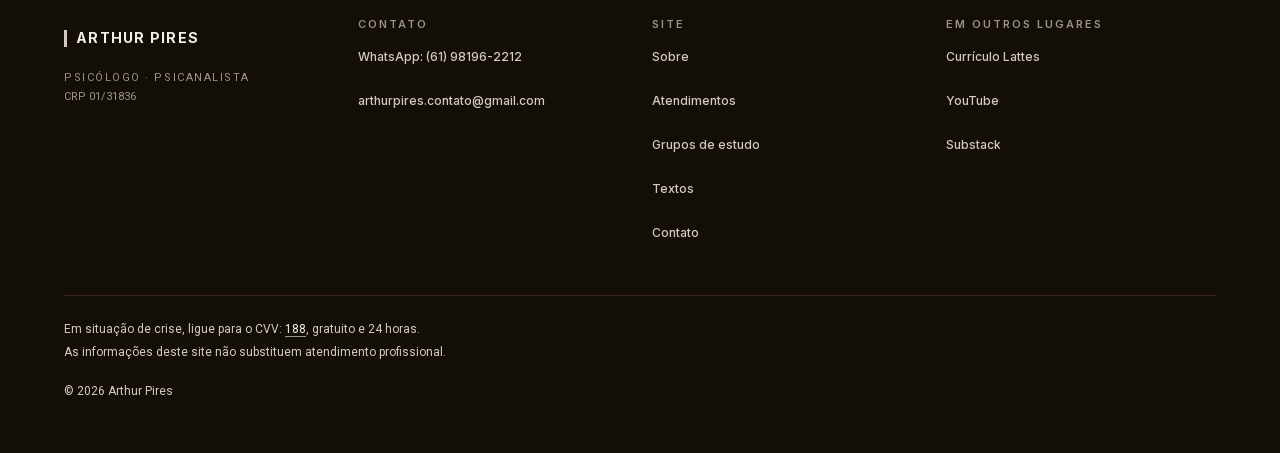
<file: arthurpires-public_html/textos/da-fala-e-da-falha/index.html>
<!DOCTYPE html>
<html lang="pt-BR">
<head>
<meta charset="utf-8">
<meta name="viewport" content="width=device-width, initial-scale=1">
<title>Da fala e da falha · Arthur Pires</title>
<meta name="description" content="Sobre tornar-se herdeiro da psicanálise: a falha na imagem da instituição, a escolha entre calar-se e falar, e o que se empresta do Outro.">
<meta name="theme-color" content="#F5F0EA">
<meta property="og:type" content="article">
<meta property="og:locale" content="pt_BR">
<meta property="og:site_name" content="Arthur Pires">
<meta property="og:title" content="Da fala e da falha · Arthur Pires">
<meta property="og:description" content="Sobre tornar-se herdeiro da psicanálise: a falha na imagem da instituição, a escolha entre calar-se e falar, e o que se empresta do Outro.">
<link rel="canonical" href="https://arthurpires.com.br/textos/da-fala-e-da-falha/">
<meta property="og:url" content="https://arthurpires.com.br/textos/da-fala-e-da-falha/">
<meta property="og:image" content="https://arthurpires.com.br/assets/img/compartilhamento.jpg">
<meta property="og:image:width" content="1200">
<meta property="og:image:height" content="630">
<meta property="og:image:alt" content="Retrato de Arthur Pires em luz natural">
<script>addEventListener("pagereveal",function(e){e.viewTransition&&e.viewTransition.ready.catch(function(){})})</script>
<link rel="icon" href="../../favicon.svg" type="image/svg+xml">
<link rel="preload" href="../../assets/fontes/spectral-latin-300.woff2" as="font" type="font/woff2" crossorigin>
<link rel="preload" href="../../assets/fontes/spectral-latin-400.woff2" as="font" type="font/woff2" crossorigin>
<link rel="stylesheet" href="../../assets/css/estilo.css?v=9">
<script src="../../assets/js/site.js?v=9" defer></script>
</head>
<body>
<a class="pular" href="#conteudo">Pular para o conteúdo</a>
<header class="cabecalho">
  <div class="contenedor cabecalho__linha">
    <a class="assinatura" href="../../"><span class="assinatura__marca"><span class="assinatura__barra" aria-hidden="true"></span><span class="assinatura__nome">Arthur Pires</span></span><span class="visualmente-oculto">, página inicial</span></a>
    <nav class="navegacao" aria-label="Principal">
      <button class="navegacao__botao" type="button" aria-expanded="false" aria-controls="menu-links" hidden>Menu</button>
      <ul class="navegacao__links" id="menu-links" role="list">
        <li><a href="../../#sobre">Sobre</a></li>
        <li><a href="../../#atendimentos">Atendimentos</a></li>
        <li><a href="../../#grupos">Grupos de estudo</a></li>
        <li><a href="../../textos/">Textos</a></li>
      </ul>
    </nav>
    <a class="botao botao--primario botao--compacto" href="../../#contato">Agendar</a>
  </div>
</header>
<main id="conteudo">
  <article class="texto" aria-labelledby="titulo-texto">
    <header class="texto-cabecalho">
      <div class="contenedor grade">
        <div class="col-corpo">
          <p class="texto-voltar"><a class="ligacao" href="../">Voltar aos textos</a></p>
          <p class="texto-meta">Transmissão e formação · 4 min de leitura · <time datetime="2026-09">Setembro de 2026</time></p>
          <h1 class="texto-titulo" id="titulo-texto">Da fala e da falha</h1>
          <figure class="texto-capa"><picture class="capa"><source type="image/avif" srcset="../../assets/img/textos/da-fala-e-da-falha-640.avif 640w, ../../assets/img/textos/da-fala-e-da-falha-736.avif 736w" sizes="(min-width: 1400px) 732px, (min-width: 900px) 56vw, 100vw"><img src="../../assets/img/textos/da-fala-e-da-falha-736.jpg" srcset="../../assets/img/textos/da-fala-e-da-falha-640.jpg 640w, ../../assets/img/textos/da-fala-e-da-falha-736.jpg 736w" sizes="(min-width: 1400px) 732px, (min-width: 900px) 56vw, 100vw" width="736" height="414" alt="Desenho a pincel de um rosto em tinta escura sobre papel" fetchpriority="high" decoding="async"></picture><figcaption>Imagem: <a href="https://lostine.com">lostine.com<span class="visualmente-oculto"> (site externo)</span></a></figcaption></figure>
        </div>
      </div>
    </header>
    <div class="contenedor grade">
      <div class="col-corpo texto-corpo corpo-l">
        <p>Me convocam à escrita desse texto duas das leituras que venho fazendo nesse meu período sabático que nada tem de interrupção do trabalho e da pesquisa. Esse período vem como espaço onde vem sendo possível elaborar algo da experiência que tive no último ano com a psicanálise nas instituições e a função desse encontro em minha formação.</p>
        <p>Algo dessa experiência me levou à possibilidade de me deparar com algo de uma falha na imagem que tenho da instituição e das suficiências que as habitam. Algo que me fez perceber que não são tão suficientes assim. Me deparo com um furo que parece estar passando, em certa medida, de um abismo a um abrismo no sentido de uma abertura à possibilidade de criar algo em torno do que vem falhando em minha experiência.</p>
        <p>Nisso a sensação de uma perda tremenda de algo que eu ao mesmo tempo que outro. Uma queda espelhada de mim sincrônica à percepção de que algo falha nisso que suponho como alguém outro para o qual posso tamponar uma falha. Nesse sentido, uma queda da esperança de uma onipotência. Não sei se pude fazer o passo ao impossível, pois talvez ainda esteja no lado da impotência nessa separação.</p>
        <p>De todo modo, tal experiência me colocou diante da escolha entre calar-me, como escolho em minha cena, ou falar-me. Ou melhor, falar dIsso. Nesse momento me ocorre a cena da primeira palavra que disse, e que pôde ser escutada por alguém. Nesse ato não chamei por ninguém, mas dei nome a uma coisa que não eu no mundo. Um passo que ainda não sei como fui capaz de fazer.</p>
        <blockquote class="destaque" aria-hidden="true"><p>Escolher falar, para mim, carrega a possibilidade de consentir com a morte para que seja possível estar vivo.</p></blockquote>
        <p>Ainda hoje repito a mesma cena e me atrapalho no momento de tal escolha entre calar-me e falar dIsso. Escolher falar, para mim, carrega a possibilidade de consentir com a morte para que seja possível estar vivo. E penso que nesse percurso tão pessoal pude apreender algo do tornar-se herdeiro de algo. Uma experiência tão sozinha quanto pessoal, mas que só se dá na relação com um Outro capaz de escutar.</p>
        <p>Tornar-me herdeiro na medida em que, no lugar de me calar diante da vociferação alheia, no puro gozo de outrem, decido falar. Fala que carrega em si um corte, mas também uma liberdade em relação ao meu próprio corpo e gozo tão sozinhos.</p>
        <p>Nisso chego ao que desde o início pretendi escrever. No último mês me dediquei a duas leituras que me atravessaram, não à toa. Uma delas o livro de Bruno Sinischalchi, Luciano Dias e Natasha Helsinger intitulado <em>“É de raça que estamos falando: Tornar-se herdeiro da psicanálise no Brasil”</em>. Neste livro, os autores fazem uma pontuação acerca da ética de se tornar herdeiro e, em sua ocasião, a virada que nos é possível ao pensar a história da Psicanálise no Brasil a partir de questões de raça.</p>
        <p>Paralelo e consequente a essa leitura, faço também um estudo do livro <em>“O estilo de Lacan”</em> de Christian Dunker. Nesse livro, em seu capítulo sobre a oralidade, pude ler a argumentação de Dunker acerca do porquê “a estratégia do estilo lacaniano nos previne contra elitismo…” (Dunker, 2025, p. 58). Isso, pois não adianta tudo compreender da fala de Lacan. É do que resta intraduzível, do impasse, de um basta que se pode falar de algo.</p>
        <p>Nesse sentido, entendo que tornar-se herdeiro da psicanálise é um ato, algo que só se pode fazer sozinho, mas a partir do Outro. A partir do que dele se empresta. Separar-se não é aniquilar o Outro, mas considerá-lo enquanto alteritário e não autoritário a partir do que falha. É preciso que tenha havido um outro para ouvir o que temos a dizer. E é daí que partiu minha escrita.</p>
        <p class="aviso-texto">Os textos publicados aqui são de trabalho e reflexão e não substituem atendimento profissional.</p>
      </div>
    </div>
    <div class="contenedor grade">
      <section class="col-corpo contato-texto" aria-label="Contato">
        <div class="acoes">
          <a class="botao botao--primario" href="https://wa.me/5561981962212">Conversar pelo WhatsApp</a>
          <a class="botao botao--secundario" href="mailto:arthurpires.contato@gmail.com">Enviar e-mail</a>
        </div>
      </section>
    </div>
  </article>
  <section class="mais-textos" aria-labelledby="titulo-mais">
    <div class="contenedor grade">
      <div class="col-corpo">
        <h2 class="rotulo" id="titulo-mais">Mais textos</h2>
        <ul class="indice indice--links" role="list">
          <li class="indice__item"><a class="indice__link" href="../jump-to-conclusions/"><span class="indice__periodo"><time datetime="2026-09">09/26</time></span><span class="indice__titulo" lang="en">Jump to conclusions</span></a></li>
          <li class="indice__item"><a class="indice__link" href="../levar-a-brincadeira-muito-a-serio/"><span class="indice__periodo"><time datetime="2026-09">09/26</time></span><span class="indice__titulo">Levar a brincadeira muito a sério</span></a></li>
        </ul>
      </div>
    </div>
  </section>
</main>
<footer class="rodape escuro">
  <div class="contenedor">
    <div class="rodape__colunas">
      <div>
        <p class="assinatura"><span class="assinatura__marca"><span class="assinatura__barra" aria-hidden="true"></span><span class="assinatura__nome">Arthur Pires</span></span></p>
        <p class="rodape__descritor">Psicólogo · Psicanalista</p>
        <p class="rodape__crp"><abbr title="Conselho Regional de Psicologia">CRP</abbr> 01/31836</p>
      </div>
      <div>
        <h2 class="rodape__titulo">Contato</h2>
        <ul class="rodape__lista" role="list">
          <li><a href="https://wa.me/5561981962212">WhatsApp: (61) 98196-2212</a></li>
          <li><a href="mailto:arthurpires.contato@gmail.com">arthurpires.contato@gmail.com</a></li>
        </ul>
      </div>
      <div>
        <h2 class="rodape__titulo">Site</h2>
        <ul class="rodape__lista" role="list">
          <li><a href="../../#sobre">Sobre</a></li>
          <li><a href="../../#atendimentos">Atendimentos</a></li>
          <li><a href="../../#grupos">Grupos de estudo</a></li>
          <li><a href="../../textos/">Textos</a></li>
          <li><a href="../../#contato">Contato</a></li>
        </ul>
      </div>
      <div>
        <h2 class="rodape__titulo">Em outros lugares</h2>
        <ul class="rodape__lista" role="list">
          <li><a href="https://lattes.cnpq.br/9706468487850806">Currículo Lattes<span class="visualmente-oculto"> (site externo)</span></a></li>
          <li><a href="https://www.youtube.com/@arthr_pires">YouTube<span class="visualmente-oculto"> (site externo)</span></a></li>
          <li><a href="https://arthrpires.substack.com/?utm_campaign=profile_chips">Substack<span class="visualmente-oculto"> (site externo)</span></a></li>
        </ul>
      </div>
    </div>
    <div class="rodape__avisos">
      <p>Em situação de crise, ligue para o CVV: <a href="tel:188">188</a>, gratuito e 24 horas.</p>
      <p>As informações deste site não substituem atendimento profissional.</p>
      <p class="rodape__copyright">© 2026 Arthur Pires</p>
    </div>
  </div>
</footer>
</body>
</html>
</file>
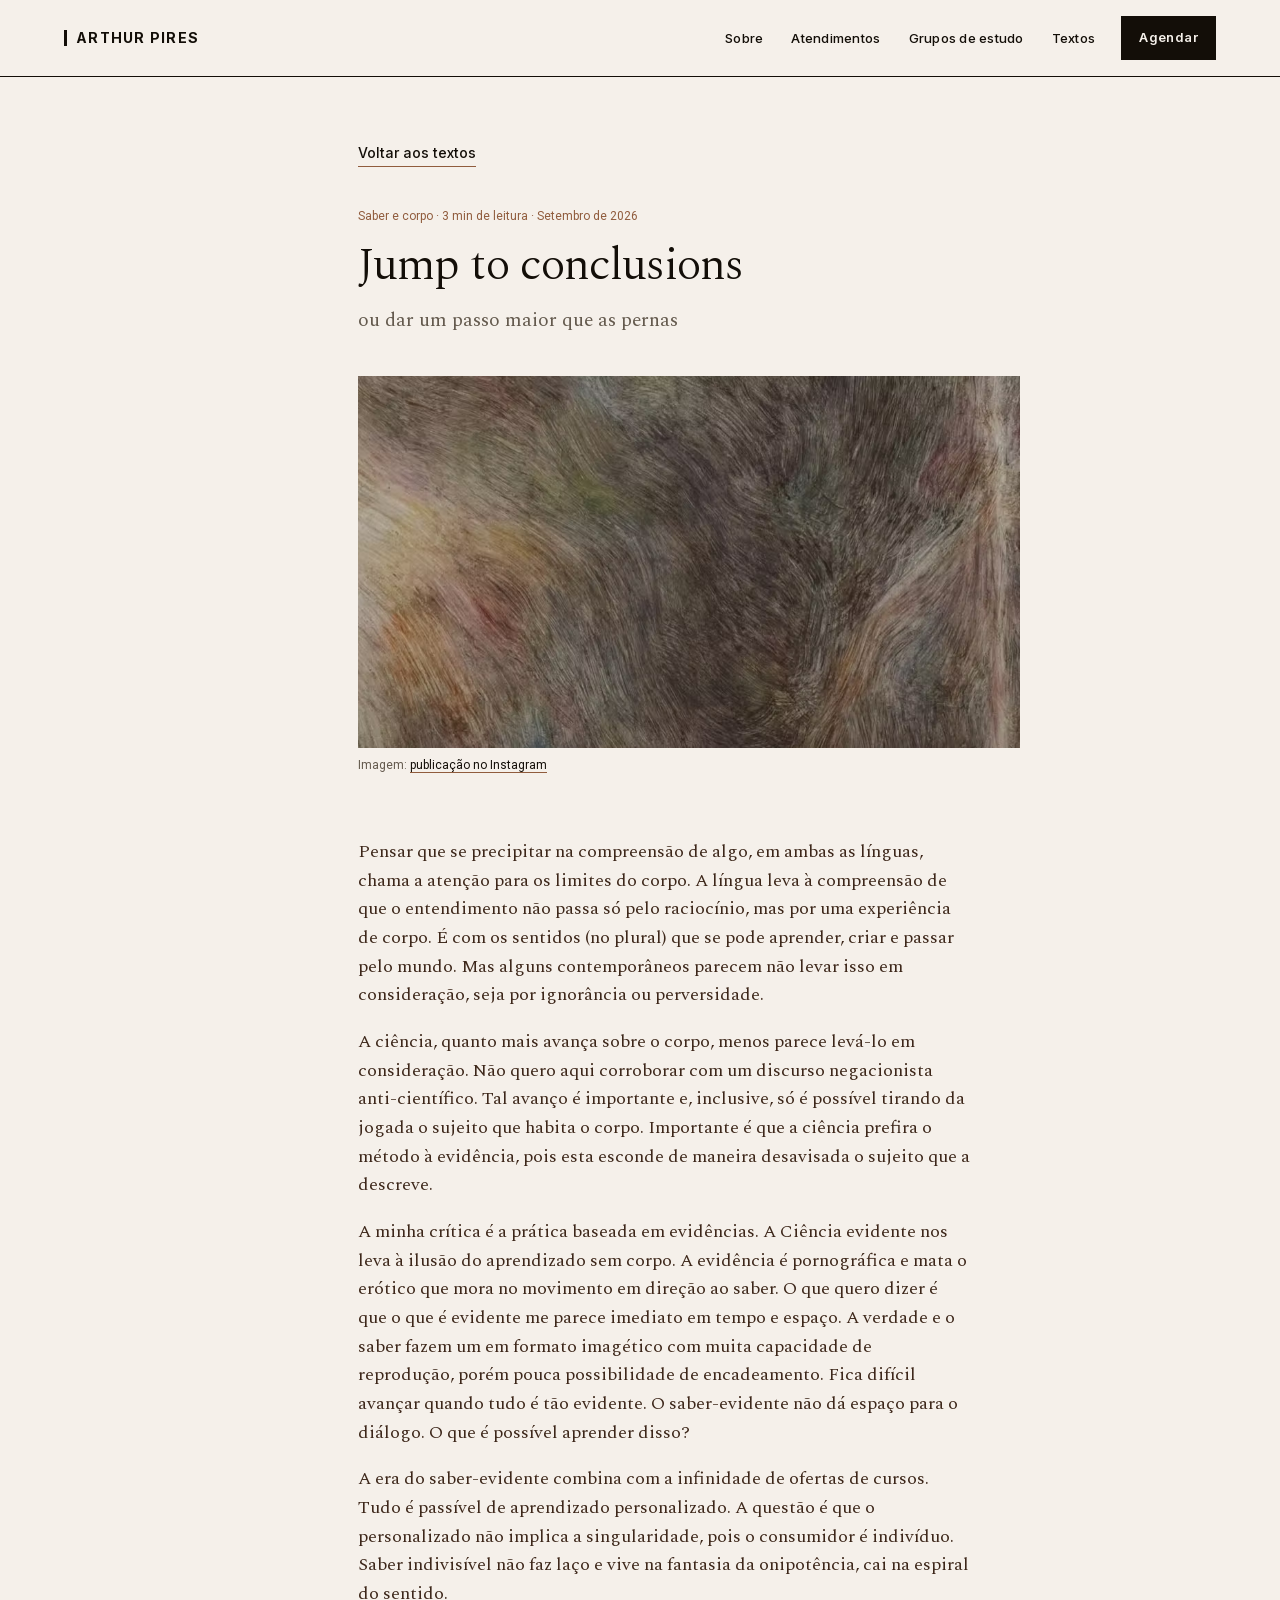
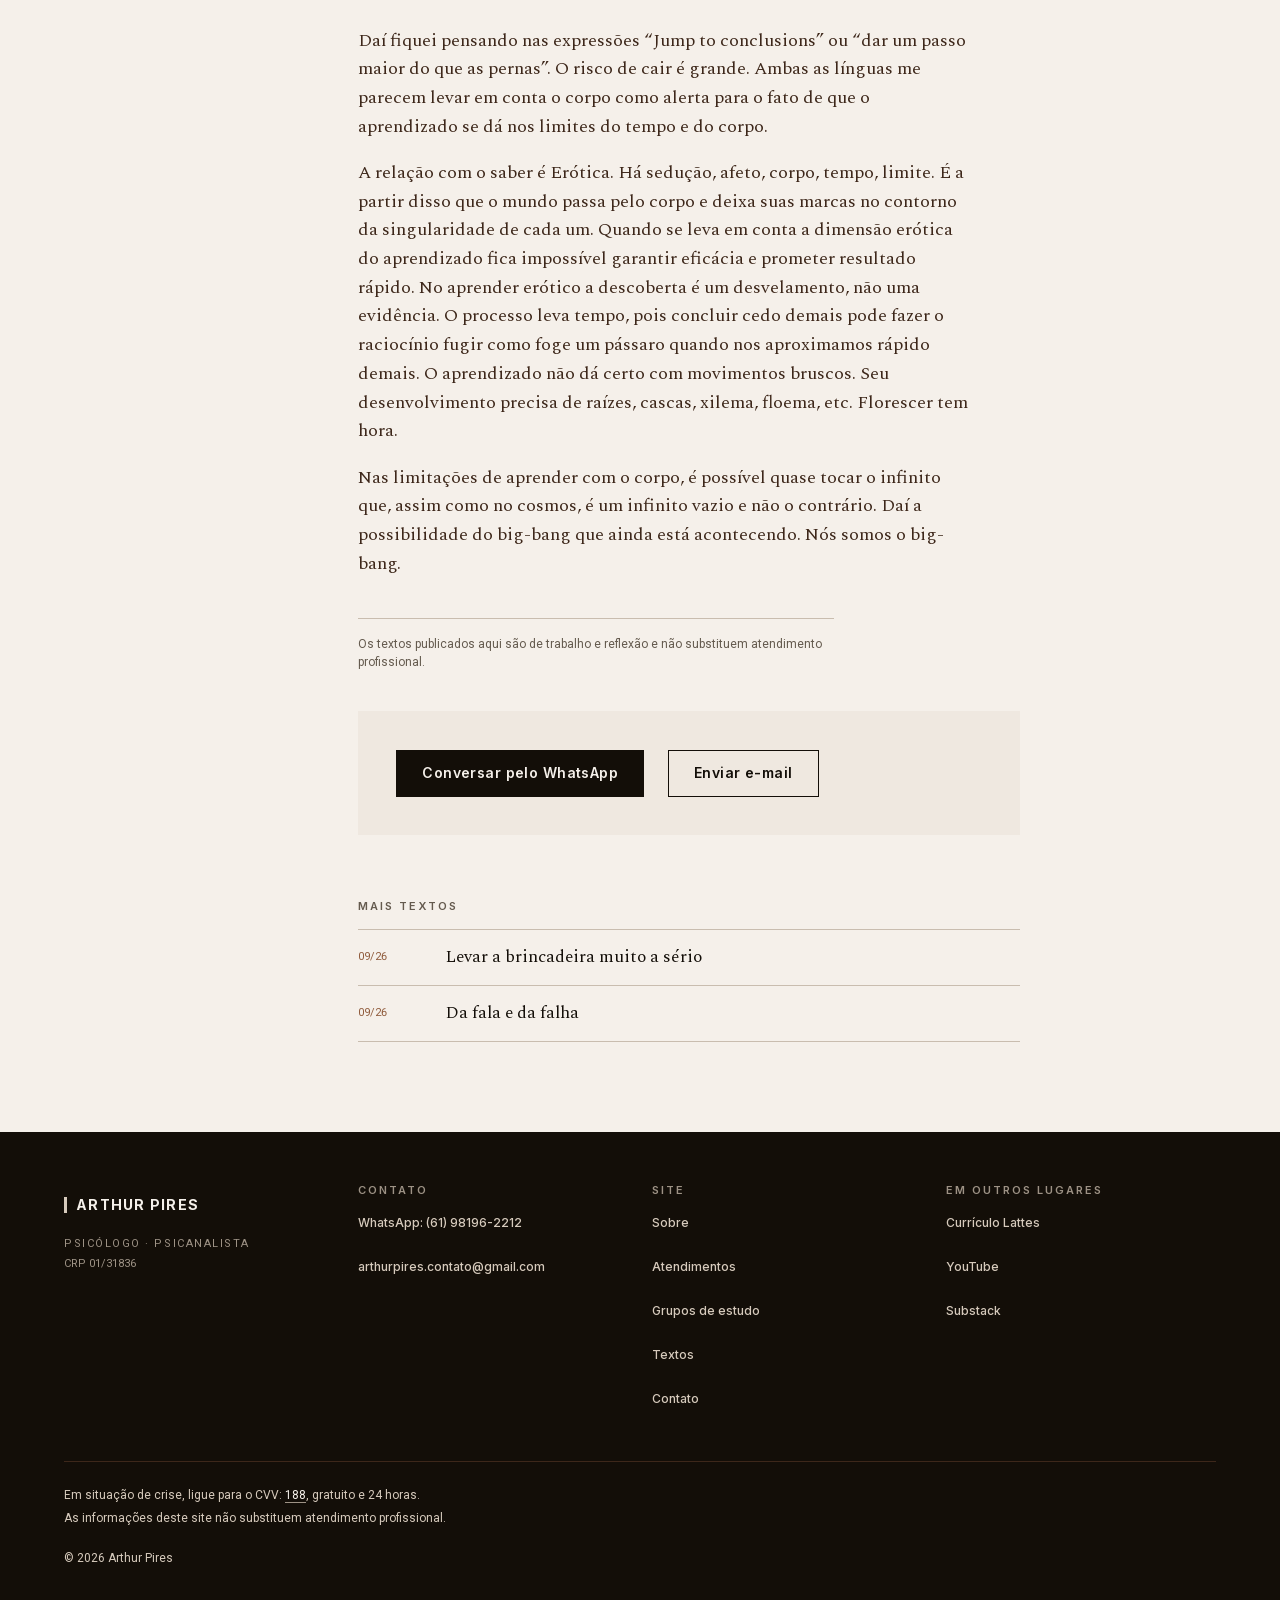
<file: arthurpires-public_html/textos/jump-to-conclusions/index.html>
<!DOCTYPE html>
<html lang="pt-BR">
<head>
<meta charset="utf-8">
<meta name="viewport" content="width=device-width, initial-scale=1">
<title>Jump to conclusions · Arthur Pires</title>
<meta name="description" content="Sobre os limites do corpo no aprendizado, a crítica à evidência e a dimensão erótica da relação com o saber.">
<meta name="theme-color" content="#F5F0EA">
<meta property="og:type" content="article">
<meta property="og:locale" content="pt_BR">
<meta property="og:site_name" content="Arthur Pires">
<meta property="og:title" content="Jump to conclusions · Arthur Pires">
<meta property="og:description" content="Sobre os limites do corpo no aprendizado, a crítica à evidência e a dimensão erótica da relação com o saber.">
<link rel="canonical" href="https://arthurpires.com.br/textos/jump-to-conclusions/">
<meta property="og:url" content="https://arthurpires.com.br/textos/jump-to-conclusions/">
<meta property="og:image" content="https://arthurpires.com.br/assets/img/compartilhamento.jpg">
<meta property="og:image:width" content="1200">
<meta property="og:image:height" content="630">
<meta property="og:image:alt" content="Retrato de Arthur Pires em luz natural">
<script>addEventListener("pagereveal",function(e){e.viewTransition&&e.viewTransition.ready.catch(function(){})})</script>
<link rel="icon" href="../../favicon.svg" type="image/svg+xml">
<link rel="preload" href="../../assets/fontes/spectral-latin-300.woff2" as="font" type="font/woff2" crossorigin>
<link rel="preload" href="../../assets/fontes/spectral-latin-400.woff2" as="font" type="font/woff2" crossorigin>
<link rel="stylesheet" href="../../assets/css/estilo.css?v=9">
<script src="../../assets/js/site.js?v=9" defer></script>
</head>
<body>
<a class="pular" href="#conteudo">Pular para o conteúdo</a>
<header class="cabecalho">
  <div class="contenedor cabecalho__linha">
    <a class="assinatura" href="../../"><span class="assinatura__marca"><span class="assinatura__barra" aria-hidden="true"></span><span class="assinatura__nome">Arthur Pires</span></span><span class="visualmente-oculto">, página inicial</span></a>
    <nav class="navegacao" aria-label="Principal">
      <button class="navegacao__botao" type="button" aria-expanded="false" aria-controls="menu-links" hidden>Menu</button>
      <ul class="navegacao__links" id="menu-links" role="list">
        <li><a href="../../#sobre">Sobre</a></li>
        <li><a href="../../#atendimentos">Atendimentos</a></li>
        <li><a href="../../#grupos">Grupos de estudo</a></li>
        <li><a href="../../textos/">Textos</a></li>
      </ul>
    </nav>
    <a class="botao botao--primario botao--compacto" href="../../#contato">Agendar</a>
  </div>
</header>
<main id="conteudo">
  <article class="texto" aria-labelledby="titulo-texto">
    <header class="texto-cabecalho">
      <div class="contenedor grade">
        <div class="col-corpo">
          <p class="texto-voltar"><a class="ligacao" href="../">Voltar aos textos</a></p>
          <p class="texto-meta">Saber e corpo · 3 min de leitura · <time datetime="2026-09">Setembro de 2026</time></p>
          <h1 class="texto-titulo" id="titulo-texto" lang="en">Jump to conclusions</h1>
          <p class="texto-linha-fina">ou dar um passo maior que as pernas</p>
          <figure class="texto-capa"><picture class="capa"><source type="image/avif" srcset="../../assets/img/textos/jump-to-conclusions-640.avif 640w, ../../assets/img/textos/jump-to-conclusions-960.avif 960w, ../../assets/img/textos/jump-to-conclusions-1080.avif 1080w" sizes="(min-width: 1400px) 732px, (min-width: 900px) 56vw, 100vw"><img src="../../assets/img/textos/jump-to-conclusions-960.jpg" srcset="../../assets/img/textos/jump-to-conclusions-640.jpg 640w, ../../assets/img/textos/jump-to-conclusions-960.jpg 960w, ../../assets/img/textos/jump-to-conclusions-1080.jpg 1080w" sizes="(min-width: 1400px) 732px, (min-width: 900px) 56vw, 100vw" width="1080" height="608" alt="Detalhe de pintura com pinceladas em tons de marrom, verde e rosa" fetchpriority="high" decoding="async"></picture><figcaption>Imagem: <a href="https://www.instagram.com/p/DWWMfIWEgU2/?img_index=1">publicação no Instagram<span class="visualmente-oculto"> (site externo)</span></a></figcaption></figure>
        </div>
      </div>
    </header>
    <div class="contenedor grade">
      <div class="col-corpo texto-corpo corpo-l">
        <p>Pensar que se precipitar na compreensão de algo, em ambas as línguas, chama a atenção para os limites do corpo. A língua leva à compreensão de que o entendimento não passa só pelo raciocínio, mas por uma experiência de corpo. É com os sentidos (no plural) que se pode aprender, criar e passar pelo mundo. Mas alguns contemporâneos parecem não levar isso em consideração, seja por ignorância ou perversidade.</p>
        <p>A ciência, quanto mais avança sobre o corpo, menos parece levá-lo em consideração. Não quero aqui corroborar com um discurso negacionista anti-científico. Tal avanço é importante e, inclusive, só é possível tirando da jogada o sujeito que habita o corpo. Importante é que a ciência prefira o método à evidência, pois esta esconde de maneira desavisada o sujeito que a descreve.</p>
        <p>A minha crítica é a prática baseada em evidências. A Ciência evidente nos leva à ilusão do aprendizado sem corpo. A evidência é pornográfica e mata o erótico que mora no movimento em direção ao saber. O que quero dizer é que o que é evidente me parece imediato em tempo e espaço. A verdade e o saber fazem um em formato imagético com muita capacidade de reprodução, porém pouca possibilidade de encadeamento. Fica difícil avançar quando tudo é tão evidente. O saber-evidente não dá espaço para o diálogo. O que é possível aprender disso?</p>
        <p>A era do saber-evidente combina com a infinidade de ofertas de cursos. Tudo é passível de aprendizado personalizado. A questão é que o personalizado não implica a singularidade, pois o consumidor é indivíduo. Saber indivisível não faz laço e vive na fantasia da onipotência, cai na espiral do sentido.</p>
        <p>Daí fiquei pensando nas expressões “<span lang="en">Jump to conclusions</span>” ou “dar um passo maior do que as pernas”. O risco de cair é grande. Ambas as línguas me parecem levar em conta o corpo como alerta para o fato de que o aprendizado se dá nos limites do tempo e do corpo.</p>
        <p>A relação com o saber é Erótica. Há sedução, afeto, corpo, tempo, limite. É a partir disso que o mundo passa pelo corpo e deixa suas marcas no contorno da singularidade de cada um. Quando se leva em conta a dimensão erótica do aprendizado fica impossível garantir eficácia e prometer resultado rápido. No aprender erótico a descoberta é um desvelamento, não uma evidência. O processo leva tempo, pois concluir cedo demais pode fazer o raciocínio fugir como foge um pássaro quando nos aproximamos rápido demais. O aprendizado não dá certo com movimentos bruscos. Seu desenvolvimento precisa de raízes, cascas, xilema, floema, etc. Florescer tem hora.</p>
        <p>Nas limitações de aprender com o corpo, é possível quase tocar o infinito que, assim como no cosmos, é um infinito vazio e não o contrário. Daí a possibilidade do big-bang que ainda está acontecendo. Nós somos o big-bang.</p>
        <p class="aviso-texto">Os textos publicados aqui são de trabalho e reflexão e não substituem atendimento profissional.</p>
      </div>
    </div>
    <div class="contenedor grade">
      <section class="col-corpo contato-texto" aria-label="Contato">
        <div class="acoes">
          <a class="botao botao--primario" href="https://wa.me/5561981962212">Conversar pelo WhatsApp</a>
          <a class="botao botao--secundario" href="mailto:arthurpires.contato@gmail.com">Enviar e-mail</a>
        </div>
      </section>
    </div>
  </article>
  <section class="mais-textos" aria-labelledby="titulo-mais">
    <div class="contenedor grade">
      <div class="col-corpo">
        <h2 class="rotulo" id="titulo-mais">Mais textos</h2>
        <ul class="indice indice--links" role="list">
          <li class="indice__item"><a class="indice__link" href="../levar-a-brincadeira-muito-a-serio/"><span class="indice__periodo"><time datetime="2026-09">09/26</time></span><span class="indice__titulo">Levar a brincadeira muito a sério</span></a></li>
          <li class="indice__item"><a class="indice__link" href="../da-fala-e-da-falha/"><span class="indice__periodo"><time datetime="2026-09">09/26</time></span><span class="indice__titulo">Da fala e da falha</span></a></li>
        </ul>
      </div>
    </div>
  </section>
</main>
<footer class="rodape escuro">
  <div class="contenedor">
    <div class="rodape__colunas">
      <div>
        <p class="assinatura"><span class="assinatura__marca"><span class="assinatura__barra" aria-hidden="true"></span><span class="assinatura__nome">Arthur Pires</span></span></p>
        <p class="rodape__descritor">Psicólogo · Psicanalista</p>
        <p class="rodape__crp"><abbr title="Conselho Regional de Psicologia">CRP</abbr> 01/31836</p>
      </div>
      <div>
        <h2 class="rodape__titulo">Contato</h2>
        <ul class="rodape__lista" role="list">
          <li><a href="https://wa.me/5561981962212">WhatsApp: (61) 98196-2212</a></li>
          <li><a href="mailto:arthurpires.contato@gmail.com">arthurpires.contato@gmail.com</a></li>
        </ul>
      </div>
      <div>
        <h2 class="rodape__titulo">Site</h2>
        <ul class="rodape__lista" role="list">
          <li><a href="../../#sobre">Sobre</a></li>
          <li><a href="../../#atendimentos">Atendimentos</a></li>
          <li><a href="../../#grupos">Grupos de estudo</a></li>
          <li><a href="../../textos/">Textos</a></li>
          <li><a href="../../#contato">Contato</a></li>
        </ul>
      </div>
      <div>
        <h2 class="rodape__titulo">Em outros lugares</h2>
        <ul class="rodape__lista" role="list">
          <li><a href="https://lattes.cnpq.br/9706468487850806">Currículo Lattes<span class="visualmente-oculto"> (site externo)</span></a></li>
          <li><a href="https://www.youtube.com/@arthr_pires">YouTube<span class="visualmente-oculto"> (site externo)</span></a></li>
          <li><a href="https://arthrpires.substack.com/?utm_campaign=profile_chips">Substack<span class="visualmente-oculto"> (site externo)</span></a></li>
        </ul>
      </div>
    </div>
    <div class="rodape__avisos">
      <p>Em situação de crise, ligue para o CVV: <a href="tel:188">188</a>, gratuito e 24 horas.</p>
      <p>As informações deste site não substituem atendimento profissional.</p>
      <p class="rodape__copyright">© 2026 Arthur Pires</p>
    </div>
  </div>
</footer>
</body>
</html>
</file>
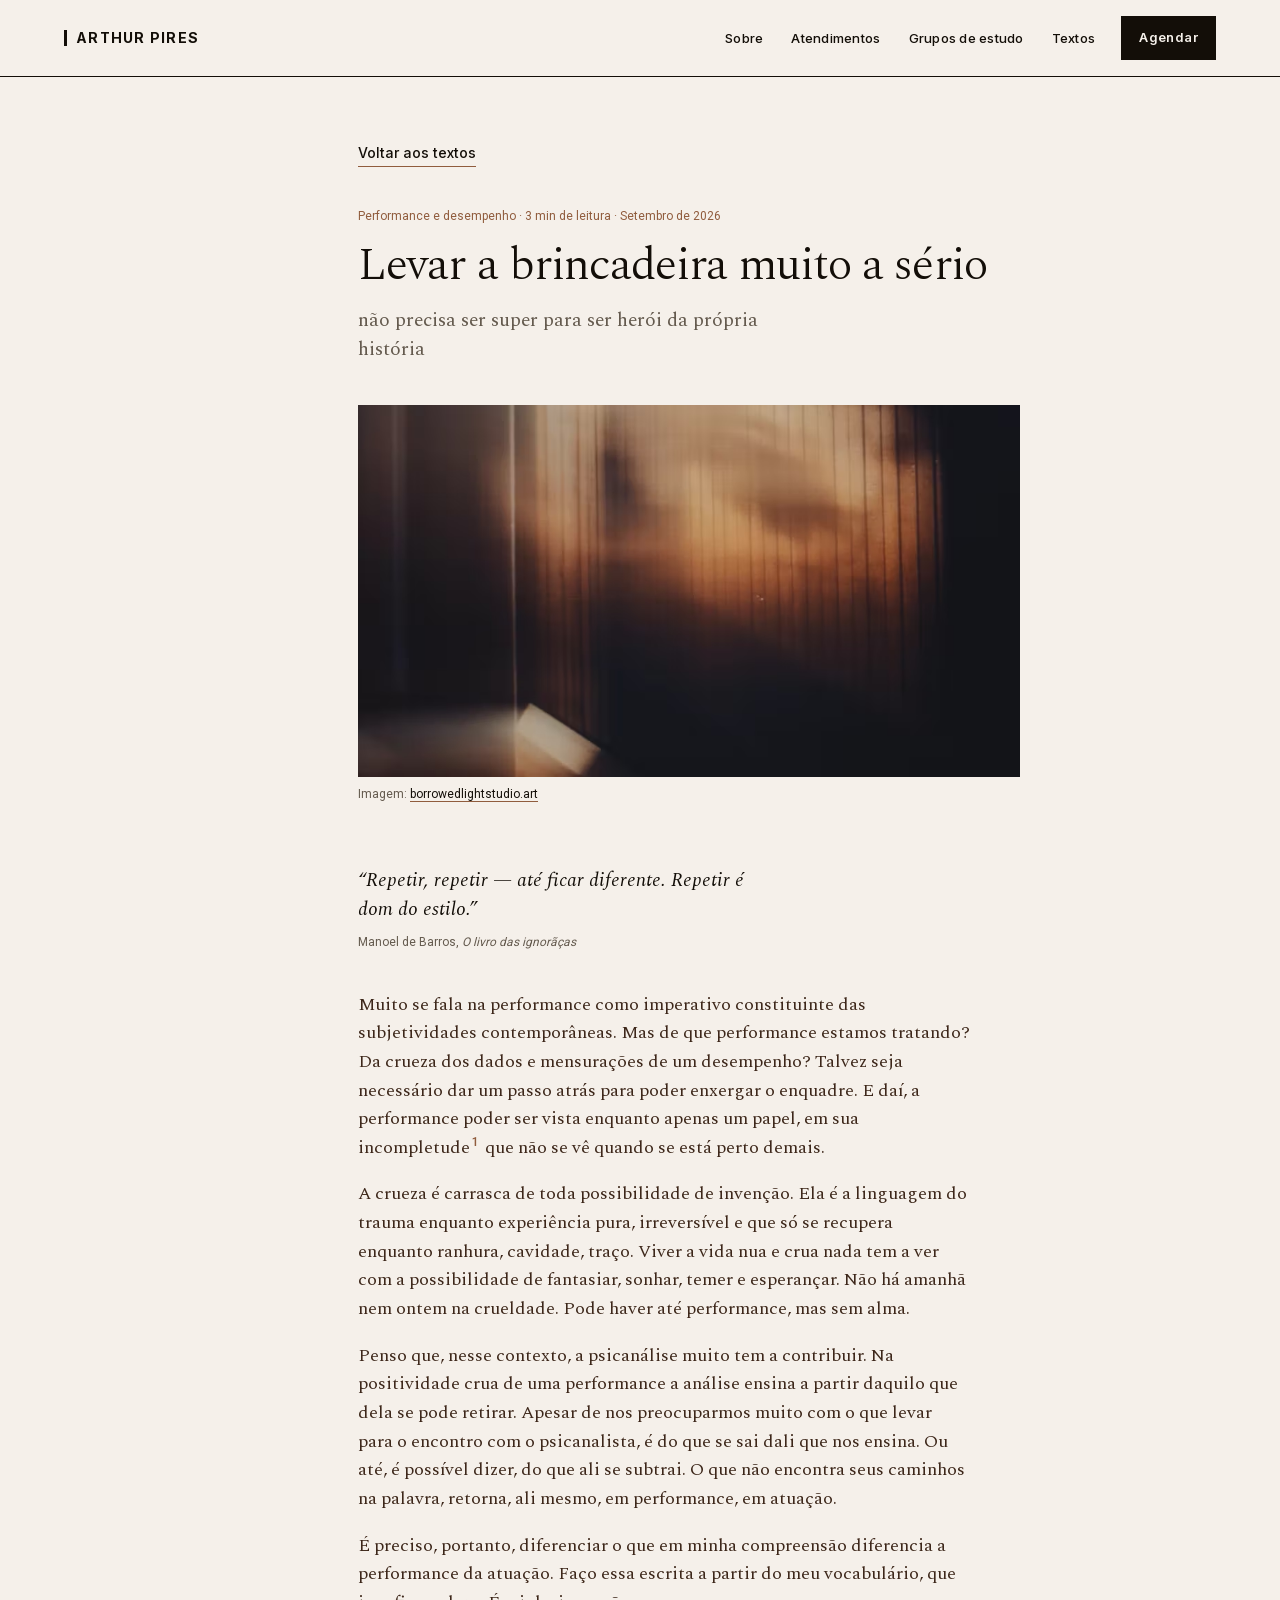
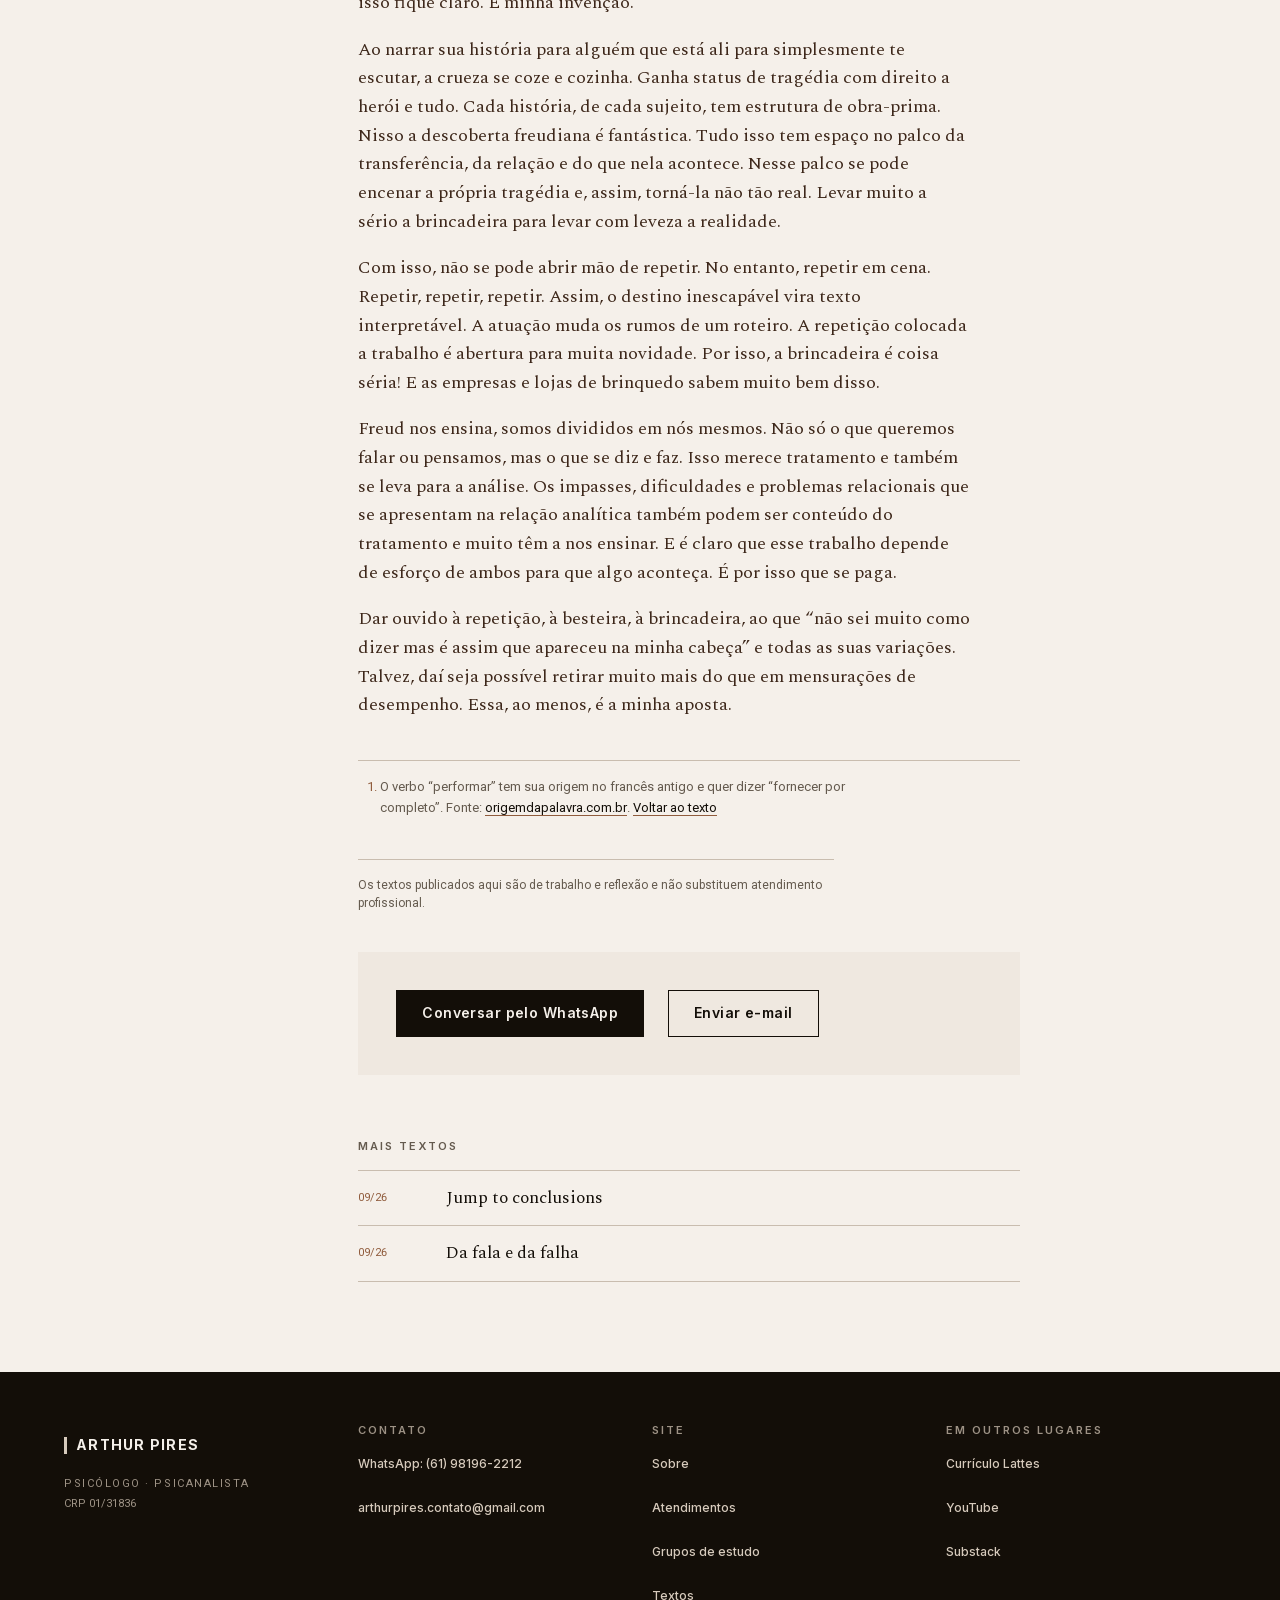
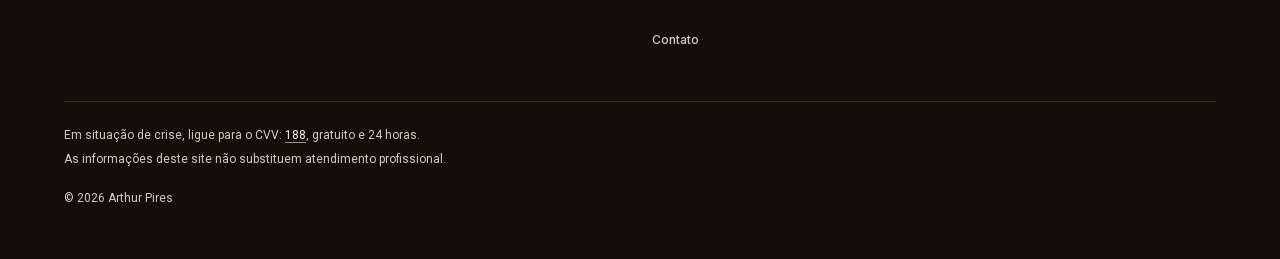
<file: arthurpires-public_html/textos/levar-a-brincadeira-muito-a-serio/index.html>
<!DOCTYPE html>
<html lang="pt-BR">
<head>
<meta charset="utf-8">
<meta name="viewport" content="width=device-width, initial-scale=1">
<title>Levar a brincadeira muito a sério · Arthur Pires</title>
<meta name="description" content="Sobre a performance como imperativo das subjetividades contemporâneas, a crueza dos dados e o que a psicanálise tem a dizer sobre repetição e atuação.">
<meta name="theme-color" content="#F5F0EA">
<meta property="og:type" content="article">
<meta property="og:locale" content="pt_BR">
<meta property="og:site_name" content="Arthur Pires">
<meta property="og:title" content="Levar a brincadeira muito a sério · Arthur Pires">
<meta property="og:description" content="Sobre a performance como imperativo das subjetividades contemporâneas, a crueza dos dados e o que a psicanálise tem a dizer sobre repetição e atuação.">
<link rel="canonical" href="https://arthurpires.com.br/textos/levar-a-brincadeira-muito-a-serio/">
<meta property="og:url" content="https://arthurpires.com.br/textos/levar-a-brincadeira-muito-a-serio/">
<meta property="og:image" content="https://arthurpires.com.br/assets/img/compartilhamento.jpg">
<meta property="og:image:width" content="1200">
<meta property="og:image:height" content="630">
<meta property="og:image:alt" content="Retrato de Arthur Pires em luz natural">
<script>addEventListener("pagereveal",function(e){e.viewTransition&&e.viewTransition.ready.catch(function(){})})</script>
<link rel="icon" href="../../favicon.svg" type="image/svg+xml">
<link rel="preload" href="../../assets/fontes/spectral-latin-300.woff2" as="font" type="font/woff2" crossorigin>
<link rel="preload" href="../../assets/fontes/spectral-latin-400.woff2" as="font" type="font/woff2" crossorigin>
<link rel="stylesheet" href="../../assets/css/estilo.css?v=9">
<script src="../../assets/js/site.js?v=9" defer></script>
</head>
<body>
<a class="pular" href="#conteudo">Pular para o conteúdo</a>
<header class="cabecalho">
  <div class="contenedor cabecalho__linha">
    <a class="assinatura" href="../../"><span class="assinatura__marca"><span class="assinatura__barra" aria-hidden="true"></span><span class="assinatura__nome">Arthur Pires</span></span><span class="visualmente-oculto">, página inicial</span></a>
    <nav class="navegacao" aria-label="Principal">
      <button class="navegacao__botao" type="button" aria-expanded="false" aria-controls="menu-links" hidden>Menu</button>
      <ul class="navegacao__links" id="menu-links" role="list">
        <li><a href="../../#sobre">Sobre</a></li>
        <li><a href="../../#atendimentos">Atendimentos</a></li>
        <li><a href="../../#grupos">Grupos de estudo</a></li>
        <li><a href="../../textos/">Textos</a></li>
      </ul>
    </nav>
    <a class="botao botao--primario botao--compacto" href="../../#contato">Agendar</a>
  </div>
</header>
<main id="conteudo">
  <article class="texto" aria-labelledby="titulo-texto">
    <header class="texto-cabecalho">
      <div class="contenedor grade">
        <div class="col-corpo">
          <p class="texto-voltar"><a class="ligacao" href="../">Voltar aos textos</a></p>
          <p class="texto-meta">Performance e desempenho · 3 min de leitura · <time datetime="2026-09">Setembro de 2026</time></p>
          <h1 class="texto-titulo" id="titulo-texto">Levar a brincadeira muito a sério</h1>
          <p class="texto-linha-fina">não precisa ser super para ser herói da própria história</p>
          <figure class="texto-capa"><picture class="capa"><source type="image/avif" srcset="../../assets/img/textos/levar-a-brincadeira-muito-a-serio-640.avif 640w, ../../assets/img/textos/levar-a-brincadeira-muito-a-serio-960.avif 960w, ../../assets/img/textos/levar-a-brincadeira-muito-a-serio-1280.avif 1280w" sizes="(min-width: 1400px) 732px, (min-width: 900px) 56vw, 100vw"><img src="../../assets/img/textos/levar-a-brincadeira-muito-a-serio-960.jpg" srcset="../../assets/img/textos/levar-a-brincadeira-muito-a-serio-640.jpg 640w, ../../assets/img/textos/levar-a-brincadeira-muito-a-serio-960.jpg 960w, ../../assets/img/textos/levar-a-brincadeira-muito-a-serio-1280.jpg 1280w" sizes="(min-width: 1400px) 732px, (min-width: 900px) 56vw, 100vw" width="1280" height="720" alt="Luz e sombra desfocadas sobre uma superfície de ripas" fetchpriority="high" decoding="async"></picture><figcaption>Imagem: <a href="https://borrowedlightstudio.art">borrowedlightstudio.art<span class="visualmente-oculto"> (site externo)</span></a></figcaption></figure>
        </div>
      </div>
    </header>
    <div class="contenedor grade">
      <div class="col-corpo texto-corpo corpo-l">
        <figure class="epigrafe"><blockquote><p>“Repetir, repetir — até ficar diferente. Repetir é dom do estilo.”</p></blockquote><figcaption>Manoel de Barros, <cite>O livro das ignorãças</cite></figcaption></figure>
        <p>Muito se fala na performance como imperativo constituinte das subjetividades contemporâneas. Mas de que performance estamos tratando? Da crueza dos dados e mensurações de um desempenho? Talvez seja necessário dar um passo atrás para poder enxergar o enquadre. E daí, a performance poder ser vista enquanto apenas um papel, em sua incompletude<a class="nota-chamada" href="#nota-1" id="ref-1" aria-label="Nota 1">1</a> que não se vê quando se está perto demais.</p>
        <p>A crueza é carrasca de toda possibilidade de invenção. Ela é a linguagem do trauma enquanto experiência pura, irreversível e que só se recupera enquanto ranhura, cavidade, traço. Viver a vida nua e crua nada tem a ver com a possibilidade de fantasiar, sonhar, temer e esperançar. Não há amanhã nem ontem na crueldade. Pode haver até performance, mas sem alma.</p>
        <p>Penso que, nesse contexto, a psicanálise muito tem a contribuir. Na positividade crua de uma performance a análise ensina a partir daquilo que dela se pode retirar. Apesar de nos preocuparmos muito com o que levar para o encontro com o psicanalista, é do que se sai dali que nos ensina. Ou até, é possível dizer, do que ali se subtrai. O que não encontra seus caminhos na palavra, retorna, ali mesmo, em performance, em atuação.</p>
        <p>É preciso, portanto, diferenciar o que em minha compreensão diferencia a performance da atuação. Faço essa escrita a partir do meu vocabulário, que isso fique claro. É minha invenção.</p>
        <p>Ao narrar sua história para alguém que está ali para simplesmente te escutar, a crueza se coze e cozinha. Ganha status de tragédia com direito a herói e tudo. Cada história, de cada sujeito, tem estrutura de obra-prima. Nisso a descoberta freudiana é fantástica. Tudo isso tem espaço no palco da transferência, da relação e do que nela acontece. Nesse palco se pode encenar a própria tragédia e, assim, torná-la não tão real. Levar muito a sério a brincadeira para levar com leveza a realidade.</p>
        <p>Com isso, não se pode abrir mão de repetir. No entanto, repetir em cena. Repetir, repetir, repetir. Assim, o destino inescapável vira texto interpretável. A atuação muda os rumos de um roteiro. A repetição colocada a trabalho é abertura para muita novidade. Por isso, a brincadeira é coisa séria! E as empresas e lojas de brinquedo sabem muito bem disso.</p>
        <p>Freud nos ensina, somos divididos em nós mesmos. Não só o que queremos falar ou pensamos, mas o que se diz e faz. Isso merece tratamento e também se leva para a análise. Os impasses, dificuldades e problemas relacionais que se apresentam na relação analítica também podem ser conteúdo do tratamento e muito têm a nos ensinar. E é claro que esse trabalho depende de esforço de ambos para que algo aconteça. É por isso que se paga.</p>
        <p>Dar ouvido à repetição, à besteira, à brincadeira, ao que “não sei muito como dizer mas é assim que apareceu na minha cabeça” e todas as suas variações. Talvez, daí seja possível retirar muito mais do que em mensurações de desempenho. Essa, ao menos, é a minha aposta.</p>
        <section class="notas" aria-labelledby="titulo-notas"><h2 class="visualmente-oculto" id="titulo-notas">Notas</h2><ol>
        <li id="nota-1">O verbo “performar” tem sua origem no francês antigo e quer dizer “fornecer por completo”. Fonte: <a href="https://origemdapalavra.com.br/palavras/performance/">origemdapalavra.com.br<span class="visualmente-oculto"> (site externo)</span></a>. <a href="#ref-1">Voltar ao texto</a></li>
        </ol></section>
        <p class="aviso-texto">Os textos publicados aqui são de trabalho e reflexão e não substituem atendimento profissional.</p>
      </div>
    </div>
    <div class="contenedor grade">
      <section class="col-corpo contato-texto" aria-label="Contato">
        <div class="acoes">
          <a class="botao botao--primario" href="https://wa.me/5561981962212">Conversar pelo WhatsApp</a>
          <a class="botao botao--secundario" href="mailto:arthurpires.contato@gmail.com">Enviar e-mail</a>
        </div>
      </section>
    </div>
  </article>
  <section class="mais-textos" aria-labelledby="titulo-mais">
    <div class="contenedor grade">
      <div class="col-corpo">
        <h2 class="rotulo" id="titulo-mais">Mais textos</h2>
        <ul class="indice indice--links" role="list">
          <li class="indice__item"><a class="indice__link" href="../jump-to-conclusions/"><span class="indice__periodo"><time datetime="2026-09">09/26</time></span><span class="indice__titulo" lang="en">Jump to conclusions</span></a></li>
          <li class="indice__item"><a class="indice__link" href="../da-fala-e-da-falha/"><span class="indice__periodo"><time datetime="2026-09">09/26</time></span><span class="indice__titulo">Da fala e da falha</span></a></li>
        </ul>
      </div>
    </div>
  </section>
</main>
<footer class="rodape escuro">
  <div class="contenedor">
    <div class="rodape__colunas">
      <div>
        <p class="assinatura"><span class="assinatura__marca"><span class="assinatura__barra" aria-hidden="true"></span><span class="assinatura__nome">Arthur Pires</span></span></p>
        <p class="rodape__descritor">Psicólogo · Psicanalista</p>
        <p class="rodape__crp"><abbr title="Conselho Regional de Psicologia">CRP</abbr> 01/31836</p>
      </div>
      <div>
        <h2 class="rodape__titulo">Contato</h2>
        <ul class="rodape__lista" role="list">
          <li><a href="https://wa.me/5561981962212">WhatsApp: (61) 98196-2212</a></li>
          <li><a href="mailto:arthurpires.contato@gmail.com">arthurpires.contato@gmail.com</a></li>
        </ul>
      </div>
      <div>
        <h2 class="rodape__titulo">Site</h2>
        <ul class="rodape__lista" role="list">
          <li><a href="../../#sobre">Sobre</a></li>
          <li><a href="../../#atendimentos">Atendimentos</a></li>
          <li><a href="../../#grupos">Grupos de estudo</a></li>
          <li><a href="../../textos/">Textos</a></li>
          <li><a href="../../#contato">Contato</a></li>
        </ul>
      </div>
      <div>
        <h2 class="rodape__titulo">Em outros lugares</h2>
        <ul class="rodape__lista" role="list">
          <li><a href="https://lattes.cnpq.br/9706468487850806">Currículo Lattes<span class="visualmente-oculto"> (site externo)</span></a></li>
          <li><a href="https://www.youtube.com/@arthr_pires">YouTube<span class="visualmente-oculto"> (site externo)</span></a></li>
          <li><a href="https://arthrpires.substack.com/?utm_campaign=profile_chips">Substack<span class="visualmente-oculto"> (site externo)</span></a></li>
        </ul>
      </div>
    </div>
    <div class="rodape__avisos">
      <p>Em situação de crise, ligue para o CVV: <a href="tel:188">188</a>, gratuito e 24 horas.</p>
      <p>As informações deste site não substituem atendimento profissional.</p>
      <p class="rodape__copyright">© 2026 Arthur Pires</p>
    </div>
  </div>
</footer>
</body>
</html>
</file>
<file: arthurpires-public_html/assets/css/estilo.css>
:root {
  --fundo: #F5F0EA;
  --fundo-bloco: #EFE8E0;
  --fundo-escuro: #130E08;
  --fundo-escuro-alt: #3D271A;
  --texto-titulo: #130E08;
  --texto-corpo: #3D271A;
  --texto-secundario: #645A4E;
  --texto-acento: #905C3D;
  --texto-inverso: #F5F0EA;
  --texto-inverso-corpo: #D6CABC;
  --texto-inverso-registro: #9D9285;
  --fio: #9D9285;
  --fio-claro: #C9BDAF;
  --fio-forte: #130E08;
  --f-voz: Spectral, Georgia, serif;
  --f-interface: Inter, Helvetica, Arial, sans-serif;
  --f-dados: Roboto, Arial, sans-serif;
  --esp-1: 8px; --esp-2: 16px; --esp-3: 24px;
  --esp-4: 40px; --esp-5: 64px; --esp-6: 104px;
  --margem: 20px;
  --medianiz: 16px;
  --colunas: 4;
  --largura-max: 1400px;
  --secao-y: clamp(48px, 7vw, 104px);
  --curva-revelacao: cubic-bezier(0.16, 1, 0.3, 1);
  --curva-fio: cubic-bezier(0.22, 1, 0.36, 1);
  --toque: 160ms ease-out;
}
@media (min-width: 600px)  { :root { --margem: 32px; --medianiz: 20px; --colunas: 6; } }
@media (min-width: 900px)  { :root { --margem: 40px; --medianiz: 24px; --colunas: 12; } }
@media (min-width: 1200px) { :root { --margem: 64px; } }
@font-face { font-family: "Spectral"; font-style: normal; font-weight: 300; font-display: swap; src: url("../fontes/spectral-latin-300.woff2") format("woff2"); }
@font-face { font-family: "Spectral"; font-style: normal; font-weight: 400; font-display: swap; src: url("../fontes/spectral-latin-400.woff2") format("woff2"); }
@font-face { font-family: "Spectral"; font-style: normal; font-weight: 500; font-display: swap; src: url("../fontes/spectral-latin-500.woff2") format("woff2"); }
@font-face { font-family: "Spectral"; font-style: italic; font-weight: 300; font-display: swap; src: url("../fontes/spectral-latin-300-italic.woff2") format("woff2"); }
@font-face { font-family: "Spectral"; font-style: italic; font-weight: 400; font-display: swap; src: url("../fontes/spectral-latin-400-italic.woff2") format("woff2"); }
@font-face { font-family: "Inter"; font-style: normal; font-weight: 400 700; font-display: swap; src: url("../fontes/inter-latin-400-700.woff2") format("woff2"); }
@font-face { font-family: "Roboto"; font-style: normal; font-weight: 400 500; font-display: swap; src: url("../fontes/roboto-latin-400-500.woff2") format("woff2"); }
*, *::before, *::after { box-sizing: border-box; }
html { -webkit-text-size-adjust: 100%; text-size-adjust: 100%; }
@media (prefers-reduced-motion: no-preference) { html { scroll-behavior: smooth; } }
body {
  margin: 0;
  background: var(--fundo);
  color: var(--texto-corpo);
  font-family: var(--f-voz);
  font-size: 1rem;
  line-height: 1.6;
  -webkit-font-smoothing: antialiased;
}
h1, h2, h3, h4, p, figure, blockquote, ol, ul, dl, dd { margin: 0; }
ol, ul { padding: 0; list-style: none; }
img { display: block; max-width: 100%; height: auto; }
a { color: inherit; text-decoration: none; }
abbr[title] { text-decoration: none; }
::selection { background: var(--fundo-escuro); color: var(--texto-inverso); }
:focus-visible { outline: 2px solid var(--fio-forte); outline-offset: 2px; }
.escuro :focus-visible { outline-color: var(--texto-inverso-corpo); }
[id] { scroll-margin-top: var(--esp-3); }
.visualmente-oculto {
  position: absolute !important; width: 1px; height: 1px; margin: -1px; padding: 0;
  overflow: hidden; clip: rect(0 0 0 0); white-space: nowrap; border: 0;
}
.pular {
  position: absolute; top: 8px; left: var(--margem); z-index: 100;
  transform: translateY(-200%);
  background: var(--fundo-escuro); color: var(--texto-inverso);
  font: 600 14px/1 var(--f-interface); letter-spacing: .03em; padding: 15px 26px;
}
.pular:focus { transform: none; }
.contenedor { width: 100%; max-width: var(--largura-max); margin-inline: auto; padding-inline: var(--margem); }
.grade { display: grid; grid-template-columns: repeat(var(--colunas), minmax(0, 1fr)); column-gap: var(--medianiz); }
.grade > * { grid-column: 1 / -1; }
@media (min-width: 600px) { .grade > .col-imagem { grid-column: 1 / 5; } }
@media (min-width: 900px) {
  .grade > .col-texto   { grid-column: 1 / 8; }
  .grade > .col-titulo  { grid-column: 1 / 9; }
  .grade > .col-imagem  { grid-column: 9 / 13; }
  .grade > .col-corpo   { grid-column: 4 / 11; }
}
.secao { position: relative; padding-block: var(--secao-y); }
.fio-secao { position: absolute; left: 0; right: 0; bottom: 0; height: 1px; background: var(--fio); transform-origin: left center; }
.rotulo { display: block; font: 600 11px/1.3 var(--f-interface); letter-spacing: .18em; text-transform: uppercase; color: var(--texto-secundario); }
.rotulo--acento { color: var(--texto-acento); }
.numeracao { display: block; margin-bottom: var(--esp-2); font: 500 clamp(28px, 4vw, 56px)/.9 var(--f-dados); font-variant-numeric: tabular-nums; color: var(--texto-acento); }
.cabecalho-secao { margin-bottom: clamp(28px, 4vw, 48px); }
.titulo-secao {
  margin-top: clamp(16px, 2vw, 24px); max-width: 20ch;
  font: 300 clamp(28px, 3.6vw, 60px)/1.08 var(--f-voz); letter-spacing: -.02em;
  color: var(--texto-titulo); text-wrap: balance;
}
.corpo-l p { max-width: 68ch; font-size: clamp(17px, 1.4vw, 19px); line-height: 1.6; }
.corpo-l p + p { margin-top: 1em; }
.registro { font: 400 12px/1.5 var(--f-dados); color: var(--texto-secundario); }
.a-definir { font: 400 12px/1.5 var(--f-dados); color: var(--texto-acento); }
.escuro .a-definir { color: var(--texto-inverso-corpo); }
.botao {
  display: inline-flex; align-items: center; justify-content: center; min-height: 44px;
  font: 600 14px/1.2 var(--f-interface); letter-spacing: .03em; cursor: pointer;
  transition: background-color var(--toque), color var(--toque);
}
.botao--primario { padding: 15px 26px; border: 0; background: var(--fundo-escuro); color: var(--texto-inverso); }
.botao { position: relative; overflow: hidden; isolation: isolate; }
.botao::before {
  content: ""; position: absolute; z-index: -1; left: var(--origem-x, 50%); top: var(--origem-y, 50%);
  width: var(--diametro, 230%); aspect-ratio: 1 / 1; border-radius: 50%; background: var(--preenchimento);
  transform: translate(-50%, -50%) scale(0); transition: transform 420ms var(--curva-revelacao); pointer-events: none;
}
.botao--primario { --preenchimento: var(--texto-acento); }
.botao--secundario { --preenchimento: var(--fundo-escuro); transition: color 420ms var(--curva-revelacao); }
.botao:focus-visible::before, .botao:active::before { transform: translate(-50%, -50%) scale(1); }
.botao--secundario:focus-visible, .botao--secundario:active { color: var(--texto-inverso); }
@media (hover: hover) {
  .botao:hover::before { transform: translate(-50%, -50%) scale(1); }
  .botao--secundario:hover { color: var(--texto-inverso); }
}
.botao--secundario { padding: 14px 25px; border: 1px solid var(--fio-forte); background: transparent; color: var(--texto-titulo); }
.botao--compacto { padding: 14px 18px; font-size: 13px; }
.acoes { display: flex; flex-wrap: wrap; align-items: center; gap: var(--esp-2) var(--esp-3); }
.ligacao {
  position: relative; display: inline-block; padding-bottom: 4px;
  border-bottom: 1px solid var(--texto-acento);
  font: 500 14px/1.3 var(--f-interface); color: var(--texto-titulo);
}
.ligacao::before { content: ""; position: absolute; inset: -12px 0; }
.ligacao::after {
  content: ""; position: absolute; left: 0; right: 0; bottom: -1px; height: 1px;
  background: var(--fio-forte); transform: scaleX(0); transform-origin: left center;
  transition: transform var(--toque);
}
.ligacao:hover::after, .ligacao:focus-visible::after { transform: scaleX(1); }
.assinatura { display: inline-flex; align-items: center; min-height: 44px; }
.assinatura__marca { display: flex; align-items: stretch; gap: 9px; }
.assinatura__barra { flex: none; width: 3px; background: var(--fio-forte); }
.assinatura__nome { font: 700 14px/1.2 var(--f-interface); letter-spacing: .09em; text-transform: uppercase; color: var(--texto-titulo); }
.cabecalho { position: relative; z-index: 20; background: var(--fundo); border-bottom: 1px solid var(--fio-forte); }
.cabecalho__linha { display: flex; flex-wrap: wrap; align-items: center; gap: 8px 12px; padding-block: 16px; }
.cabecalho .assinatura { margin-right: auto; }
.navegacao { display: flex; align-items: center; }
.navegacao__links { display: flex; flex-wrap: wrap; }
.navegacao__links a {
  display: flex; align-items: center; min-height: 44px; padding: 14px;
  font: 500 13px/1 var(--f-interface); letter-spacing: .02em; color: var(--texto-titulo);
  transition: background-color var(--toque), color var(--toque);
}
.navegacao__links a:hover { background: var(--fundo-escuro); color: var(--texto-inverso); }
.navegacao__links a[aria-current="page"] { border-bottom: 1px solid var(--texto-acento); }
.navegacao__botao {
  display: none; align-items: center; min-height: 44px; padding: 14px; border: 0; background: transparent;
  font: 600 13px/1 var(--f-interface); letter-spacing: .02em; color: var(--texto-titulo); cursor: pointer;
  transition: background-color var(--toque), color var(--toque);
}
.navegacao__botao:hover, .navegacao__botao[aria-expanded="true"] { background: var(--fundo-escuro); color: var(--texto-inverso); }
@media (max-width: 767.98px) {
  .js .navegacao__botao { display: inline-flex; }
  .js .navegacao__links {
    display: none; position: absolute; top: 100%; left: 0; right: 0; flex-direction: column;
    padding: 0 var(--margem) var(--esp-2); background: var(--fundo); border-bottom: 1px solid var(--fio-forte);
  }
  .js .navegacao__links.aberto { display: flex; }
  .js .navegacao__links li + li { border-top: 1px solid var(--fio); }
  .js .navegacao__links a { padding: 14px 0; font-size: 16px; }
}
.foto { display: block; overflow: hidden; aspect-ratio: 3 / 4; background: var(--fundo-bloco); }
.foto img { width: 100%; height: 100%; object-fit: cover; }
.foto--hero img { object-position: center 30%; }
.reservado { position: relative; aspect-ratio: 16 / 9; background: var(--fundo-bloco); }
.reservado span { position: absolute; left: 12px; bottom: 8px; font: 400 12px/1.5 var(--f-dados); color: var(--texto-secundario); }
.capa { display: block; overflow: hidden; aspect-ratio: 16 / 9; background: var(--fundo-bloco); }
.capa img { width: 100%; height: 100%; object-fit: cover; }
.titulo-palavras { --tom-inicial: var(--texto-secundario); --tom-final: var(--texto-titulo); }
.faixa__titulo.titulo-palavras { --tom-inicial: var(--texto-inverso-registro); --tom-final: var(--texto-inverso); }
.titulo-palavras .palavra { color: color-mix(in srgb, var(--tom-final) calc(var(--acesa, 1) * 100%), var(--tom-inicial)); }
.hero { padding-top: clamp(40px, 6vw, 88px); }
.hero__titulo { margin-top: var(--esp-3); font: 300 clamp(38px, 5.4vw, 92px)/1.02 var(--f-voz); letter-spacing: -.03em; color: var(--texto-titulo); text-wrap: balance; }
.hero__paragrafo { margin-top: var(--esp-3); max-width: 38ch; font-size: clamp(17px, 1.5vw, 21px); line-height: 1.6; }
.hero .acoes { margin-top: var(--esp-4); }
.hero__registro, .hero__foto { margin-top: var(--esp-4); }
@media (min-width: 900px) { .hero__texto { align-self: end; } .hero__foto { margin-top: 0; } }
.faixa { padding-block: var(--secao-y); background: var(--fundo-escuro); color: var(--texto-inverso-corpo); }
.faixa__titulo { padding-left: 18px; border-left: 2px solid var(--texto-acento); font: 300 clamp(28px, 3.6vw, 60px)/1.08 var(--f-voz); letter-spacing: -.02em; color: var(--texto-inverso); text-wrap: balance; }
.faixa__corpo { margin-top: clamp(28px, 4vw, 48px); }
.sobre__lattes, .sobre__foto { margin-top: var(--esp-4); }
@media (min-width: 900px) { .sobre__foto { margin-top: 0; } }
.trajetoria { display: grid; gap: var(--esp-4) var(--medianiz); margin-top: var(--esp-5); padding-top: var(--esp-4); border-top: 1px solid var(--fio); }
@media (min-width: 600px) { .trajetoria { grid-template-columns: repeat(2, minmax(0, 1fr)); } }
@media (min-width: 900px) { .trajetoria { grid-template-columns: repeat(3, minmax(0, 1fr)); } }
.trajetoria .rotulo { margin-bottom: var(--esp-2); }
.trajetoria__interesses { margin-top: var(--esp-4); }
.trajetoria__texto { font-size: 17px; line-height: 1.5; color: var(--texto-titulo); }
.indice { border-top: 1px solid var(--fio-claro); }
.indice__item { display: grid; grid-template-columns: 76px minmax(0, 1fr); gap: 12px; padding: 16px 0; border-bottom: 1px solid var(--fio-claro); }
.indice__periodo { padding-top: 3px; font: 400 11px/1.5 var(--f-dados); font-variant-numeric: tabular-nums; color: var(--texto-acento); }
.indice__titulo { display: block; font-size: 17px; line-height: 1.35; color: var(--texto-titulo); }
.indice__detalhe { display: block; margin-top: 4px; font-size: 15px; line-height: 1.55; color: var(--texto-secundario); }
.indice--links .indice__item { display: block; padding: 0; }
.indice__link { display: grid; grid-template-columns: 76px minmax(0, 1fr); gap: 12px; padding: 16px 8px; margin-inline: -8px; transition: background-color var(--toque); }
.indice__link:hover { background: var(--fundo-bloco); }
.bloco { padding-block: var(--esp-4); }
.bloco + .bloco { border-top: 1px solid var(--fio); }
.bloco__letra { display: block; margin-bottom: 20px; font: 400 11px/1 var(--f-dados); color: var(--texto-acento); }
.bloco__titulo { margin-bottom: 12px; font: 400 clamp(20px, 2.2vw, 28px)/1.2 var(--f-voz); color: var(--texto-titulo); }
.bloco__texto { font-size: 16px; line-height: 1.6; color: var(--texto-corpo); }
.bloco { position: relative; overflow: hidden; isolation: isolate; }
.bloco::before {
  content: ""; position: absolute; z-index: -1; left: var(--origem-x, 50%); top: var(--origem-y, 50%);
  width: var(--diametro, 230%); aspect-ratio: 1 / 1; border-radius: 50%; background: var(--fundo-escuro);
  transform: translate(-50%, -50%) scale(0); transition: transform 600ms var(--curva-revelacao); pointer-events: none;
}
.bloco__letra, .bloco__titulo, .bloco__texto { transition: color 600ms var(--curva-revelacao); }
@media (hover: hover) {
  .bloco:hover::before { transform: translate(-50%, -50%) scale(1); }
  .bloco:hover .bloco__letra { color: var(--texto-inverso-registro); }
  .bloco:hover .bloco__titulo { color: var(--texto-inverso); }
  .bloco:hover .bloco__texto { color: var(--texto-inverso-corpo); }
}
.atendimentos__acao, .textos__acao { margin-top: var(--esp-4); }
.cards { display: grid; gap: var(--esp-4); }
.cards > li { display: flex; }
.card-texto { position: relative; width: 100%; background: var(--fundo); transition: background-color var(--toque); }
.card-texto:hover { background: var(--fundo-bloco); }
.card-texto__corpo { padding-top: var(--esp-3); }
.card-texto__meta { font: 400 11px/1.5 var(--f-dados); color: var(--texto-acento); }
.card-texto__titulo { margin-top: 12px; font: 500 clamp(18px, 1.9vw, 28px)/1.25 var(--f-voz); color: var(--texto-titulo); text-wrap: balance; }
.card-texto__titulo a::after { content: ""; position: absolute; inset: 0; }
.card-texto__resumo { margin-top: 12px; font-size: 15px; line-height: 1.6; color: var(--texto-secundario); }
.card-texto .ligacao { margin-top: var(--esp-3); }
.card-texto:hover .ligacao::after { transform: scaleX(1); }
@supports selector(:has(a)) {
  .card-texto:has(a:focus-visible) { outline: 2px solid var(--fio-forte); outline-offset: 2px; }
  .card-texto__titulo a:focus-visible { outline: none; }
}
@media (min-width: 600px) {
  .blocos, .cards { grid-template-columns: repeat(2, minmax(0, 1fr)); gap: 1px; }
  .bloco, .bloco + .bloco { padding: clamp(22px, 2.8vw, 36px); border-top: 0; outline: 1px solid var(--fio); background: var(--fundo); }
  .card-texto { outline: 1px solid var(--fio); }
  .card-texto__corpo { padding: clamp(22px, 2.8vw, 36px); }
}
@media (min-width: 900px) { .blocos, .cards { grid-template-columns: repeat(3, minmax(0, 1fr)); } }
@supports selector(:has(a)) {
  @media (min-width: 900px) {
    .cards--grupos:has(> li:only-child) { grid-template-columns: repeat(12, minmax(0, 1fr)); column-gap: var(--medianiz); }
    .cards--grupos > li:only-child { grid-column: 1 / 8; }
  }
}
.blocos { display: grid; }
.contato { max-width: 720px; }
.dados { margin-top: var(--esp-5); border-top: 1px solid var(--fio-claro); }
.dados__linha { display: grid; grid-template-columns: minmax(0, 8em) minmax(0, 1fr); gap: 16px; padding: 11px 0; border-bottom: 1px solid var(--fio-claro); font: 400 12px/1.5 var(--f-dados); }
.dados dt { font-weight: 500; color: var(--texto-corpo); }
.dados dd { color: var(--texto-secundario); overflow-wrap: anywhere; }
.imas { display: none; }
@media (min-width: 900px) {
  .imas { display: grid; grid-template-columns: repeat(8, minmax(0, 1fr)); grid-template-rows: repeat(8, minmax(0, 1fr)); place-items: center; align-self: start; aspect-ratio: 1 / 1; }
}
.imas span { display: block; width: 1px; height: 56%; background: var(--fio); transform: rotate(0deg); transition: transform var(--toque); }
.texto-cabecalho { padding-top: clamp(32px, 5vw, 72px); }
.texto-voltar { margin-bottom: var(--esp-4); }
.texto-meta { font: 400 12px/1.5 var(--f-dados); color: var(--texto-acento); }
.texto-titulo { margin-top: var(--esp-2); font: 300 clamp(28px, 3.6vw, 60px)/1.08 var(--f-voz); letter-spacing: -.02em; color: var(--texto-titulo); text-wrap: balance; }
.texto-linha-fina { margin-top: var(--esp-2); max-width: 40ch; font-size: clamp(17px, 1.5vw, 21px); line-height: 1.5; color: var(--texto-secundario); }
.texto-capa { margin-top: var(--esp-4); }
.texto-capa figcaption { margin-top: 8px; font: 400 12px/1.5 var(--f-dados); color: var(--texto-secundario); }
.texto-corpo { padding-block: var(--esp-5) var(--esp-4); }
.epigrafe { max-width: 52ch; margin-bottom: var(--esp-4); }
.epigrafe blockquote p { font: italic 400 clamp(17px, 1.5vw, 20px)/1.5 var(--f-voz); color: var(--texto-titulo); }
.epigrafe figcaption { margin-top: 8px; font: 400 12px/1.5 var(--f-dados); color: var(--texto-secundario); }
.corpo-l .destaque { max-width: 40ch; margin-block: var(--esp-4); padding-left: 18px; border-left: 2px solid var(--texto-acento); }
.corpo-l .destaque p { font: italic 300 clamp(19px, 2.2vw, 27px)/1.4 var(--f-voz); color: var(--texto-titulo); }
.nota-chamada { padding: 0 2px; font: 500 .7em/0 var(--f-dados); vertical-align: super; color: var(--texto-acento); }
.notas { margin-top: var(--esp-4); padding-top: var(--esp-2); border-top: 1px solid var(--fio-claro); }
.notas li { max-width: 68ch; font: 400 13px/1.6 var(--f-dados); color: var(--texto-secundario); }
.notas a, .texto-capa figcaption a, .dados a { border-bottom: 1px solid var(--texto-acento); color: var(--texto-titulo); transition: border-color var(--toque); }
.notas a:hover, .texto-capa figcaption a:hover, .dados a:hover { border-bottom-color: var(--fio-forte); }
.notas ol { padding-left: 1.4em; list-style: decimal; }
.notas li::marker { color: var(--texto-acento); }
.corpo-l .aviso-texto { margin-top: var(--esp-4); font: 400 12px/1.5 var(--f-dados); }
.aviso-texto { max-width: 68ch; margin-top: var(--esp-4); padding-top: var(--esp-2); border-top: 1px solid var(--fio-claro); font: 400 12px/1.5 var(--f-dados); color: var(--texto-secundario); }
.contato-texto { padding: clamp(24px, 3vw, 40px); background: var(--fundo-bloco); }
.mais-textos { padding-block: var(--esp-5) var(--secao-y); }
.mais-textos .rotulo { margin-bottom: var(--esp-2); }
.grupo-participar { padding-bottom: var(--esp-4); }
.grupo-participar .dados { margin-top: var(--esp-2); }
.grupo:last-child { padding-bottom: var(--secao-y); }
.rodape { padding-block: clamp(28px, 4vw, 52px); background: var(--fundo-escuro); color: var(--texto-inverso-corpo); }
.rodape__colunas { display: grid; grid-template-columns: repeat(auto-fit, minmax(190px, 1fr)); gap: var(--esp-4) var(--medianiz); padding-bottom: var(--esp-4); border-bottom: 1px solid var(--fundo-escuro-alt); }
.rodape .assinatura__barra { background: var(--texto-inverso-corpo); }
.rodape .assinatura__nome { color: var(--texto-inverso); }
.rodape__descritor { margin-top: 8px; font: 400 11px/1.6 var(--f-dados); letter-spacing: .14em; text-transform: uppercase; color: var(--texto-inverso-registro); }
.rodape__crp { margin-top: 2px; font: 400 11px/1.6 var(--f-dados); color: var(--texto-inverso-registro); }
.rodape__titulo { margin-bottom: 4px; font: 600 11px/1.3 var(--f-interface); letter-spacing: .18em; text-transform: uppercase; color: var(--texto-inverso-registro); }
.rodape__lista a { display: flex; align-items: center; min-height: 44px; font: 500 12px/1.3 var(--f-interface); color: var(--texto-inverso-corpo); transition: color var(--toque); }
.rodape__lista a:hover { color: var(--texto-inverso); }
.rodape__avisos { display: grid; gap: 4px; padding-top: var(--esp-3); }
.rodape__avisos p { font: 400 12px/1.6 var(--f-dados); color: var(--texto-inverso-corpo); }
.rodape__avisos a { border-bottom: 1px solid var(--texto-inverso-registro); color: var(--texto-inverso); }
.rodape__copyright { margin-top: var(--esp-2); font: 400 11px/1.5 var(--f-dados); color: var(--texto-inverso-registro); }
.a-revelar { opacity: 0; transform: translateY(14px); }
.revelar-transicao { transition: opacity 420ms var(--curva-revelacao), transform 420ms var(--curva-revelacao); }
.fio-oculto { transform: scaleX(0); }
.fio-transicao { transition: transform 560ms var(--curva-fio); }
@media (prefers-reduced-motion: no-preference) {
  @view-transition { navigation: auto; }
  ::view-transition-old(root), ::view-transition-new(root) { animation-duration: 240ms; animation-timing-function: ease-in-out; }
}
@media (prefers-reduced-motion: reduce) {
  *, *::before, *::after { transition-duration: .001ms !important; animation-duration: .001ms !important; animation-iteration-count: 1 !important; }
  .a-revelar, .fio-oculto { opacity: 1; transform: none; }
}
</file>
